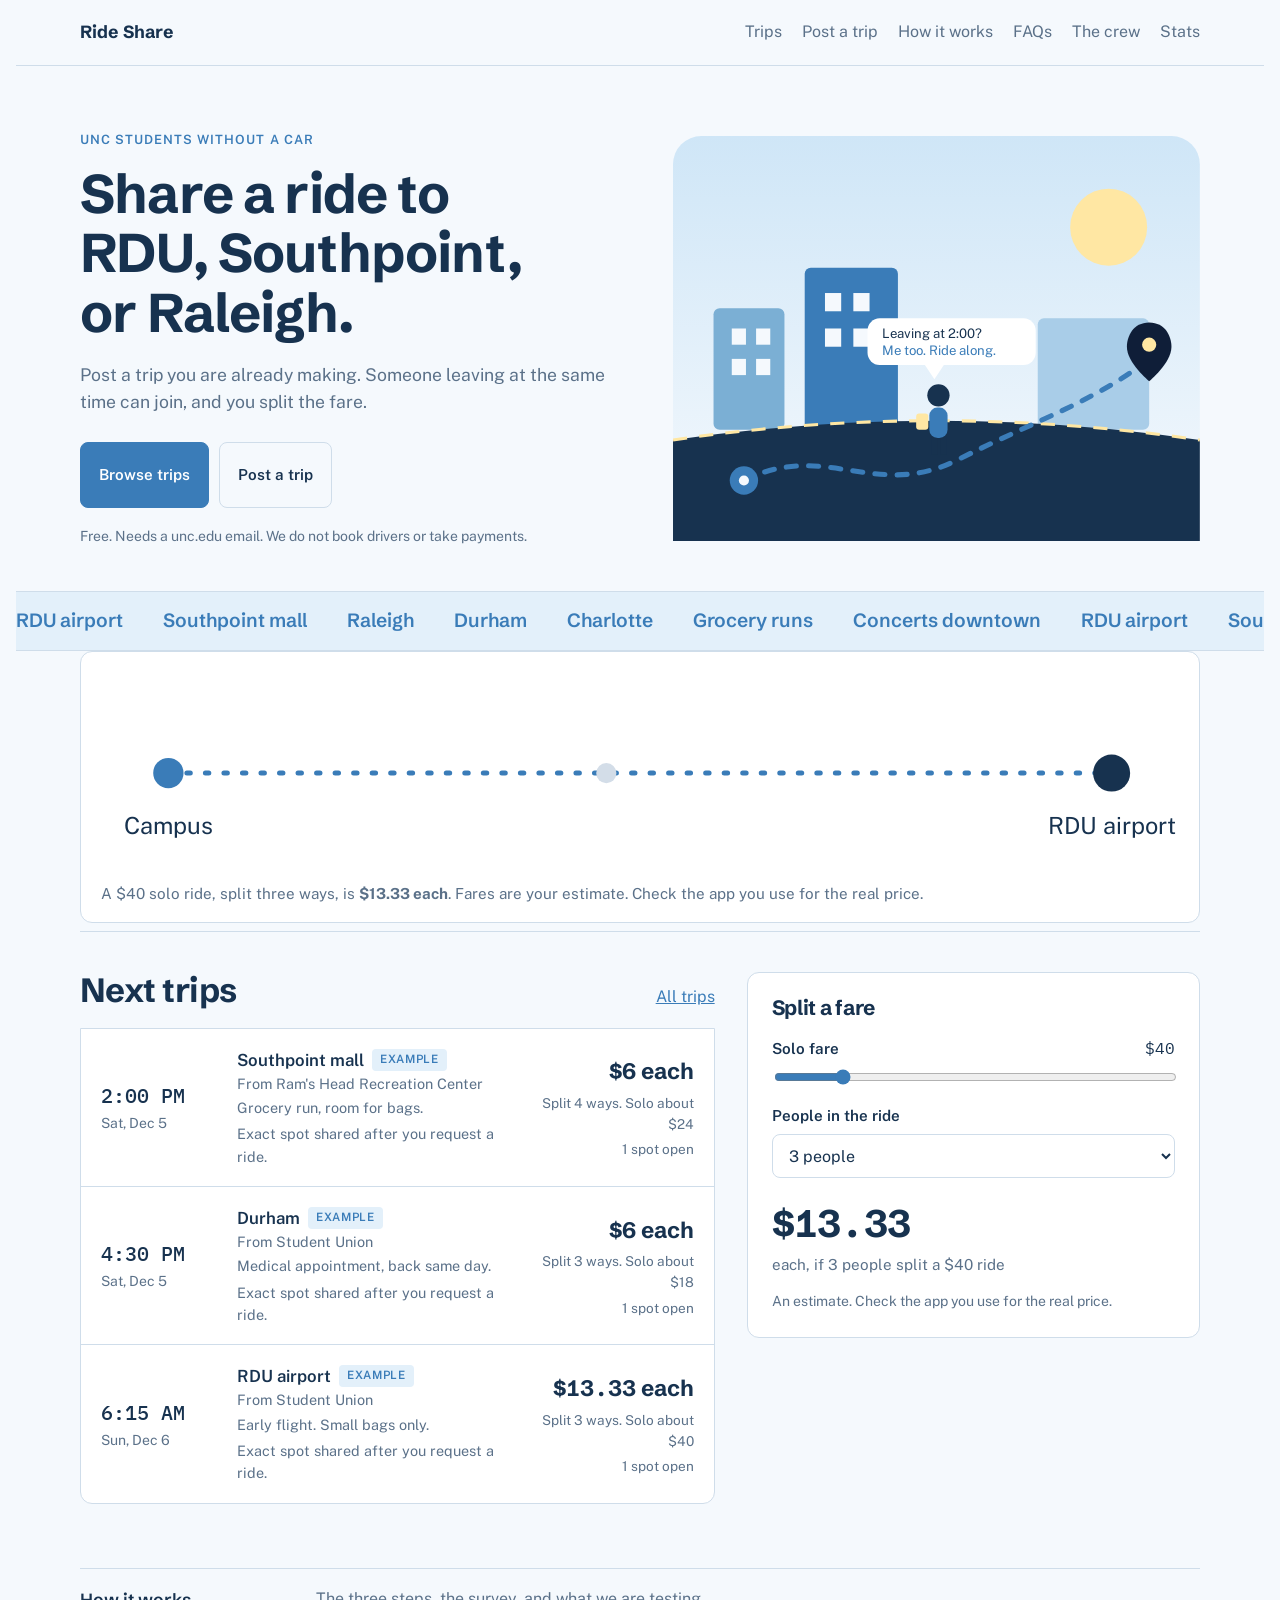
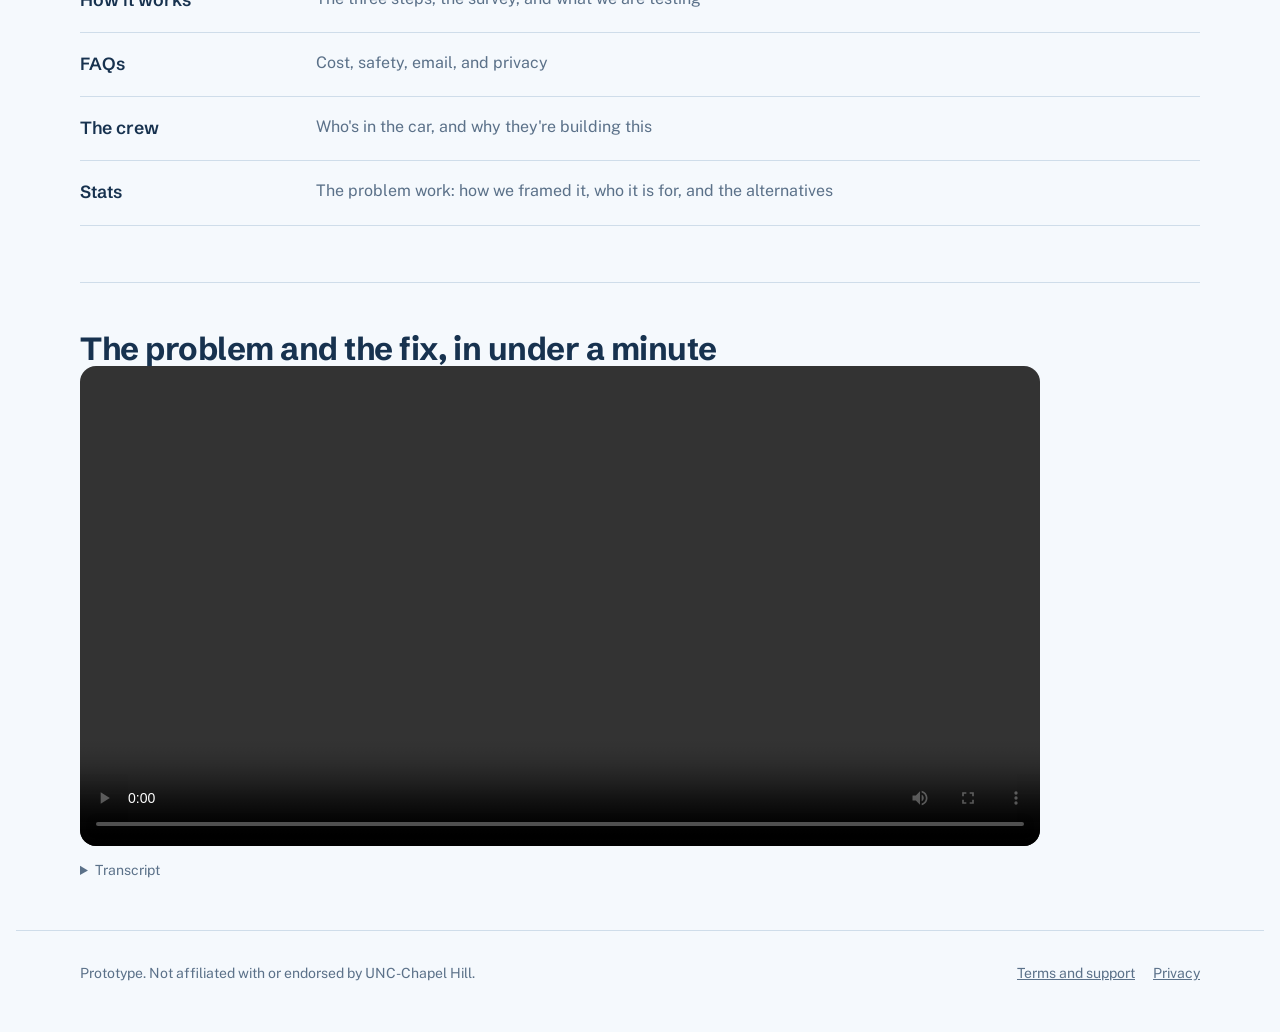
<file: index.html>
<!doctype html>
<html lang="en">
<head>
  <meta charset="utf-8">
  <meta name="viewport" content="width=device-width, initial-scale=1, viewport-fit=cover">
  <meta name="claude:viewport-fit-sides" content="cover">
  <meta name="description" content="Ride Share helps UNC students without cars find someone leaving at the same time, and split one fare.">
  <title>Ride Share</title>
  <link rel="stylesheet" href="https://fonts.googleapis.com/css2?family=IBM+Plex+Mono:wght@500&family=Public+Sans:wght@400;500;600&family=Schibsted+Grotesk:wght@600;700&display=swap">
  <link rel="stylesheet" href="styles.css">
</head>
<body>

<a class="skip" href="#main">Skip to content</a>

<header class="top">
  <div class="wrap bar">
    <a class="brand" href="index.html" aria-current="page">Ride Share</a>
    <nav aria-label="Main">
      <a href="trips.html">Trips</a>
      <a href="post.html">Post a trip</a>
      <a href="how.html">How it works</a>
      <a href="faq.html">FAQs</a>
      <a href="founders.html">The crew</a>
      <a href="stats.html">Stats</a>
    </nav>
  </div>
</header>

<main id="main">

  <section class="wrap home-hero home-hero-split" aria-labelledby="hero-title">
    <div>
      <p class="eyebrow">UNC students without a car</p>
      <h1 id="hero-title">Share a ride to RDU, Southpoint, or Raleigh.</h1>
      <p class="lede">Post a trip you are already making. Someone leaving at the same time can join, and you split the fare.</p>
      <div class="actions">
        <a class="btn" href="trips.html">Browse trips</a>
        <a class="btn ghost" href="post.html">Post a trip</a>
      </div>
      <p class="fine">Free. Needs a unc.edu email. We do not book drivers or take payments.</p>
    </div>

    <div class="hero-art" aria-hidden="true">
      <svg viewBox="0 0 520 400" role="img">
        <defs>
          <linearGradient id="sky" x1="0" y1="0" x2="0" y2="1">
            <stop offset="0" stop-color="#CFE6F7"/>
            <stop offset="1" stop-color="#F5F9FD"/>
          </linearGradient>
        </defs>
        <rect width="520" height="400" rx="28" fill="url(#sky)"/>
        <circle cx="430" cy="90" r="38" fill="#FFE7A3"/>
        <rect x="40" y="170" width="70" height="120" rx="6" fill="#7BAFD4"/>
        <rect x="58" y="190" width="14" height="16" fill="#F5F9FD"/>
        <rect x="82" y="190" width="14" height="16" fill="#F5F9FD"/>
        <rect x="58" y="220" width="14" height="16" fill="#F5F9FD"/>
        <rect x="82" y="220" width="14" height="16" fill="#F5F9FD"/>
        <rect x="130" y="130" width="92" height="160" rx="6" fill="#3A7CB8"/>
        <rect x="150" y="155" width="16" height="18" fill="#F5F9FD"/>
        <rect x="178" y="155" width="16" height="18" fill="#F5F9FD"/>
        <rect x="150" y="190" width="16" height="18" fill="#F5F9FD"/>
        <rect x="178" y="190" width="16" height="18" fill="#F5F9FD"/>
        <rect x="360" y="180" width="110" height="110" rx="6" fill="#A9CDE8"/>
        <path d="M0 300 Q 260 262 520 300 L520 400 L0 400 Z" fill="#17324F"/>
        <path d="M0 300 Q 260 262 520 300" stroke="#FFE7A3" stroke-width="3" fill="none" stroke-dasharray="14 12"/>
        <path class="route-line" d="M70 340 C 150 300, 200 360, 280 320 S 420 260, 470 220" fill="none" stroke="#3A7CB8" stroke-width="5" stroke-linecap="round" stroke-dasharray="10 12"/>
        <g transform="translate(70 340)">
          <circle r="14" fill="#3A7CB8"/><circle r="5" fill="#F5F9FD"/>
        </g>
        <g class="pin-pop" transform="translate(470 220)">
          <path d="M0 -36 C 16 -36, 22 -22, 22 -12 C 22 4, 0 22, 0 22 C 0 22, -22 4, -22 -12 C -22 -22, -16 -36, 0 -36 Z" fill="#0F1E38"/>
          <circle cy="-14" r="7" fill="#FFE7A3"/>
        </g>
        <g transform="translate(262 286)">
          <circle cx="0" cy="-30" r="11" fill="#17324F"/>
          <rect x="-9" y="-18" width="18" height="30" rx="8" fill="#3A7CB8"/>
          <rect x="-22" y="-12" width="12" height="16" rx="3" fill="#FFE7A3"/>
          <rect x="-7" y="12" width="6" height="16" fill="#17324F"/>
          <rect x="2" y="12" width="6" height="16" fill="#17324F"/>
        </g>
        <g transform="translate(192 180)">
          <rect x="0" y="0" width="166" height="46" rx="12" fill="#FFFFFF"/>
          <path d="M56 45 L66 60 L76 45 Z" fill="#FFFFFF"/>
          <text x="14" y="19" font-family="Public Sans, Arial, sans-serif" font-size="13" fill="#17324F">Leaving at 2:00?</text>
          <text x="14" y="36" font-family="Public Sans, Arial, sans-serif" font-size="13" fill="#3A7CB8">Me too. Ride along.</text>
        </g>
      </svg>
    </div>
  </section>

  <div class="marquee" aria-hidden="true">
    <div class="marquee-track">
      <span>RDU airport</span><span>Southpoint mall</span><span>Raleigh</span><span>Durham</span><span>Charlotte</span><span>Grocery runs</span><span>Concerts downtown</span>
      <span>RDU airport</span><span>Southpoint mall</span><span>Raleigh</span><span>Durham</span><span>Charlotte</span><span>Grocery runs</span><span>Concerts downtown</span>
    </div>
  </div>

  <section class="wrap example" aria-labelledby="example-title">
    <h2 id="example-title" class="sr-only">Example</h2>
    <figure class="route-fig">
      <svg viewBox="0 0 640 120" role="img" aria-label="A route from campus to RDU airport with three riders">
        <line x1="40" y1="60" x2="600" y2="60" stroke="#3A7CB8" stroke-width="3" stroke-dasharray="2 9" stroke-linecap="round"/>
        <circle cx="40" cy="60" r="9" fill="#3A7CB8"/>
        <circle cx="300" cy="60" r="6" fill="#D3DDE8"/>
        <circle cx="600" cy="60" r="11" fill="#17324F"/>
        <text x="40" y="96" text-anchor="middle" font-family="Public Sans, Arial, sans-serif" font-size="14" fill="#17324F">Campus</text>
        <text x="600" y="96" text-anchor="middle" font-family="Public Sans, Arial, sans-serif" font-size="14" fill="#17324F">RDU airport</text>
      </svg>
      <figcaption>
        A $40 solo ride, split three ways, is <strong>$13.33 each</strong>. Fares are your estimate. Check the app you use for the real price.
      </figcaption>
    </figure>
  </section>

  <section class="wrap split-row" aria-labelledby="next-title">
    <div>
      <div class="section-head">
        <h2 id="next-title">Next trips</h2>
        <a href="trips.html">All trips</a>
      </div>
      <ul class="board" id="preview-list" aria-labelledby="next-title"></ul>
    </div>

    <form class="calc" id="calc" aria-labelledby="calc-title">
      <h2 id="calc-title">Split a fare</h2>
      <div class="field">
        <div class="calc-row">
          <label for="fare">Solo fare</label>
          <output id="fare-out" class="mono" for="fare">$40</output>
        </div>
        <input type="range" id="fare" min="10" max="200" step="5" value="40">
      </div>
      <div class="field">
        <label for="riders">People in the ride</label>
        <select id="riders">
          <option value="2">2 people</option>
          <option value="3" selected>3 people</option>
          <option value="4">4 people</option>
        </select>
      </div>
      <p class="calc-result" id="calc-out" aria-live="polite"></p>
      <p class="fine">An estimate. Check the app you use for the real price.</p>
    </form>
  </section>

  <section class="wrap index-links" aria-label="More pages">
    <a href="how.html"><span>How it works</span> The three steps, the survey, and what we are testing</a>
    <a href="faq.html"><span>FAQs</span> Cost, safety, email, and privacy</a>
    <a href="founders.html"><span>The crew</span> Who's in the car, and why they're building this</a>
    <a href="stats.html"><span>Stats</span> The problem work: how we framed it, who it is for, and the alternatives</a>
  </section>

  <section class="wrap band" aria-labelledby="video-title">
    <h2 id="video-title" class="sec-title">The problem and the fix, in under a minute</h2>
    <video controls playsinline preload="metadata" src="media/ride-share-pitch.mp4" style="width:100%;max-width:960px;border-radius:16px;display:block" aria-describedby="video-transcript"></video>
    <details id="video-transcript" class="fine" style="margin-top:14px">
      <summary>Transcript</summary>
      <p>Ride Share. A place for UNC students to find a ride, and split the fare.</p><p>Picture a flight home. A solo rideshare costs forty-eight dollars. Other students are heading to the same airport that day, and nobody knows.</p><p>Right now, those students are stuck in group chats, where plans get buried, or nobody posts at all.</p><p>Ride Share puts trips on one board. Each trip shows a time, a place, and an estimated fare. You can see who is leaving around the same time.</p><p>Request a seat, and the exact pickup spot appears. Split the fare, and each rider pays about sixteen dollars.</p><p>Ride Share. Split the fare. Find your ride.</p>
    </details>
  </section>
</main>

<footer>
  <div class="wrap foot">
    <p>Prototype. Not affiliated with or endorsed by UNC-Chapel Hill.</p>
    <nav aria-label="Footer">
      <a href="faq.html#terms">Terms and support</a>
      <a href="faq.html#privacy">Privacy</a>
    </nav>
  </div>
</footer>

<script src="app.js"></script>
</body>
</html>
</file>
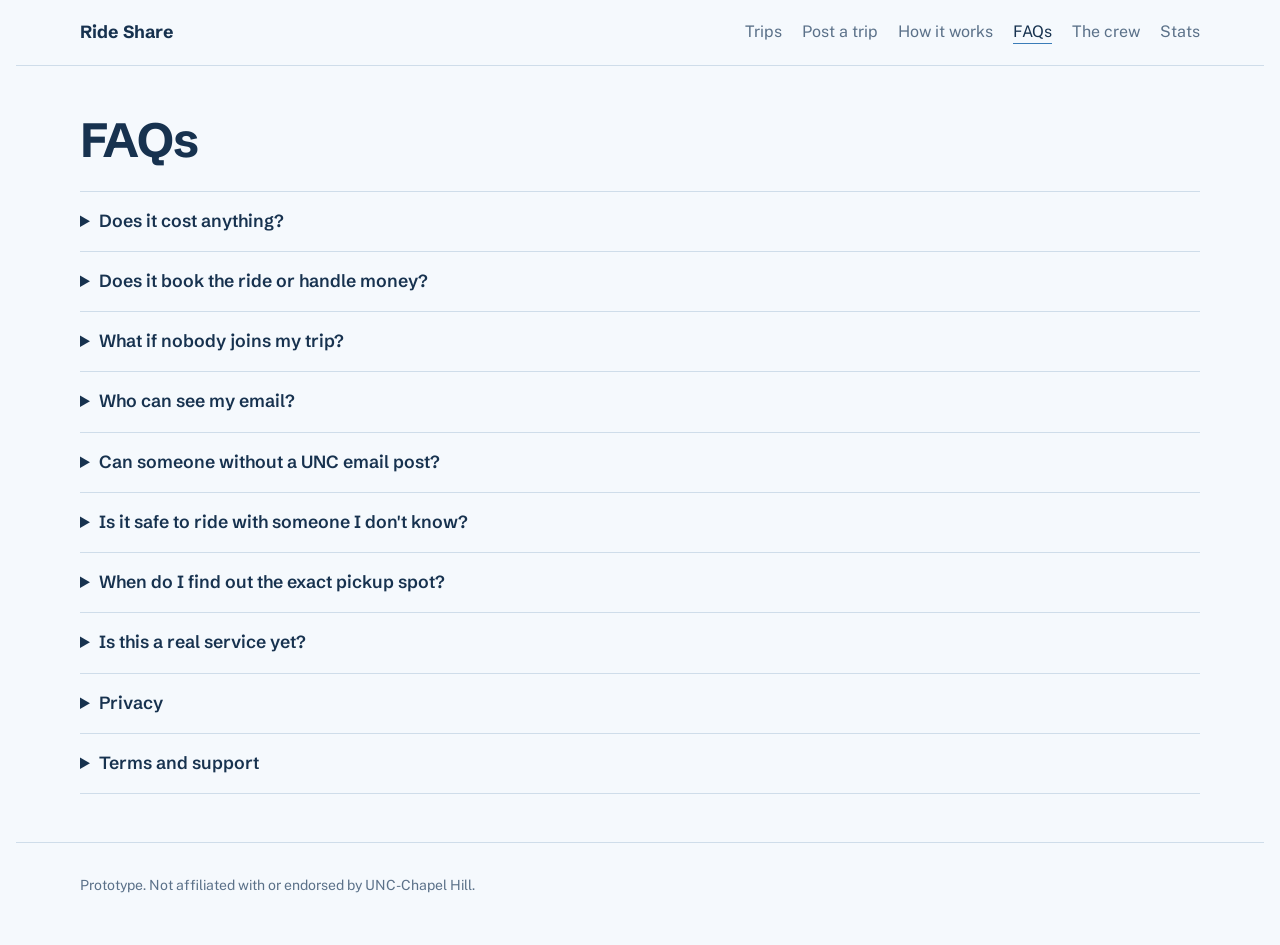
<file: faq.html>
<!doctype html>
<html lang="en">
<head>
  <meta charset="utf-8">
  <meta name="viewport" content="width=device-width, initial-scale=1, viewport-fit=cover">
  <title>FAQs | Ride Share</title>
  <link rel="stylesheet" href="https://fonts.googleapis.com/css2?family=IBM+Plex+Mono:wght@500&family=Public+Sans:wght@400;500;600&family=Schibsted+Grotesk:wght@600;700&display=swap">
  <link rel="stylesheet" href="styles.css">
</head>
<body>

<a class="skip" href="#main">Skip to content</a>

<header class="top">
  <div class="wrap bar">
    <a class="brand" href="index.html">Ride Share</a>
    <nav aria-label="Main">
      <a href="trips.html">Trips</a>
      <a href="post.html">Post a trip</a>
      <a href="how.html">How it works</a>
      <a href="faq.html" aria-current="page">FAQs</a>
      <a href="founders.html">The crew</a>
      <a href="stats.html">Stats</a>
    </nav>
  </div>
</header>

<main id="main">
  <section class="wrap band" aria-labelledby="faq-title" style="border-top:0; padding-top:48px">
    <h1 id="faq-title" style="font-size:clamp(2rem,4.5vw,3rem)">FAQs</h1>
    <div class="faq" style="margin-top:24px">
      <details>
        <summary>Does it cost anything?</summary>
        <p>No. The site is free. The only cost is the ride itself, which the group splits.</p>
      </details>
      <details>
        <summary>Does it book the ride or handle money?</summary>
        <p>No. It does not provide drivers, rides, or payments. One person books the ride in their own app, and everyone pays their share directly.</p>
      </details>
      <details>
        <summary>What if nobody joins my trip?</summary>
        <p>Take the ride alone or change your plans. Nothing is charged or cancelled automatically.</p>
      </details>
      <details>
        <summary>Who can see my email?</summary>
        <p>This prototype does not store or show your email. It only checks that the domain ends in unc.edu.</p>
      </details>
      <details>
        <summary>Can someone without a UNC email post?</summary>
        <p>Not in this version. The domain check is the only verification built so far, so it does not confirm who is behind an address.</p>
      </details>
      <details>
        <summary>Is it safe to ride with someone I don't know?</summary>
        <p>Meet at the pickup spot you picked, tell a friend the trip details, and skip any ride that feels wrong.</p>
      </details>
      <details>
        <summary>When do I find out the exact pickup spot?</summary>
        <p>After you send a ride-along request, the exact spot shows on that trip. Before that, you see only the general area, such as Student Union or Franklin Street.</p>
      </details>
      <details>
        <summary>Is this a real service yet?</summary>
        <p>It is a prototype. Trips and requests save only on the device you use them on.</p>
      </details>
      <details id="privacy">
        <summary>Privacy</summary>
        <p>Trips and requests are saved in your browser's local storage. Nothing is sent to a server in this version. Your email is checked for the unc.edu domain and is not stored or shown.</p>
      </details>
      <details id="terms">
        <summary>Terms and support</summary>
        <p>This is a student prototype with no warranty. Meet in a public place, share your plans with someone, and pay your share directly. There is no support inbox yet.</p>
      </details>
    </div>
  </section>
</main>

<footer>
  <div class="wrap">Prototype. Not affiliated with or endorsed by UNC-Chapel Hill.</div>
</footer>

<script src="app.js"></script>
</body>
</html>
</file>
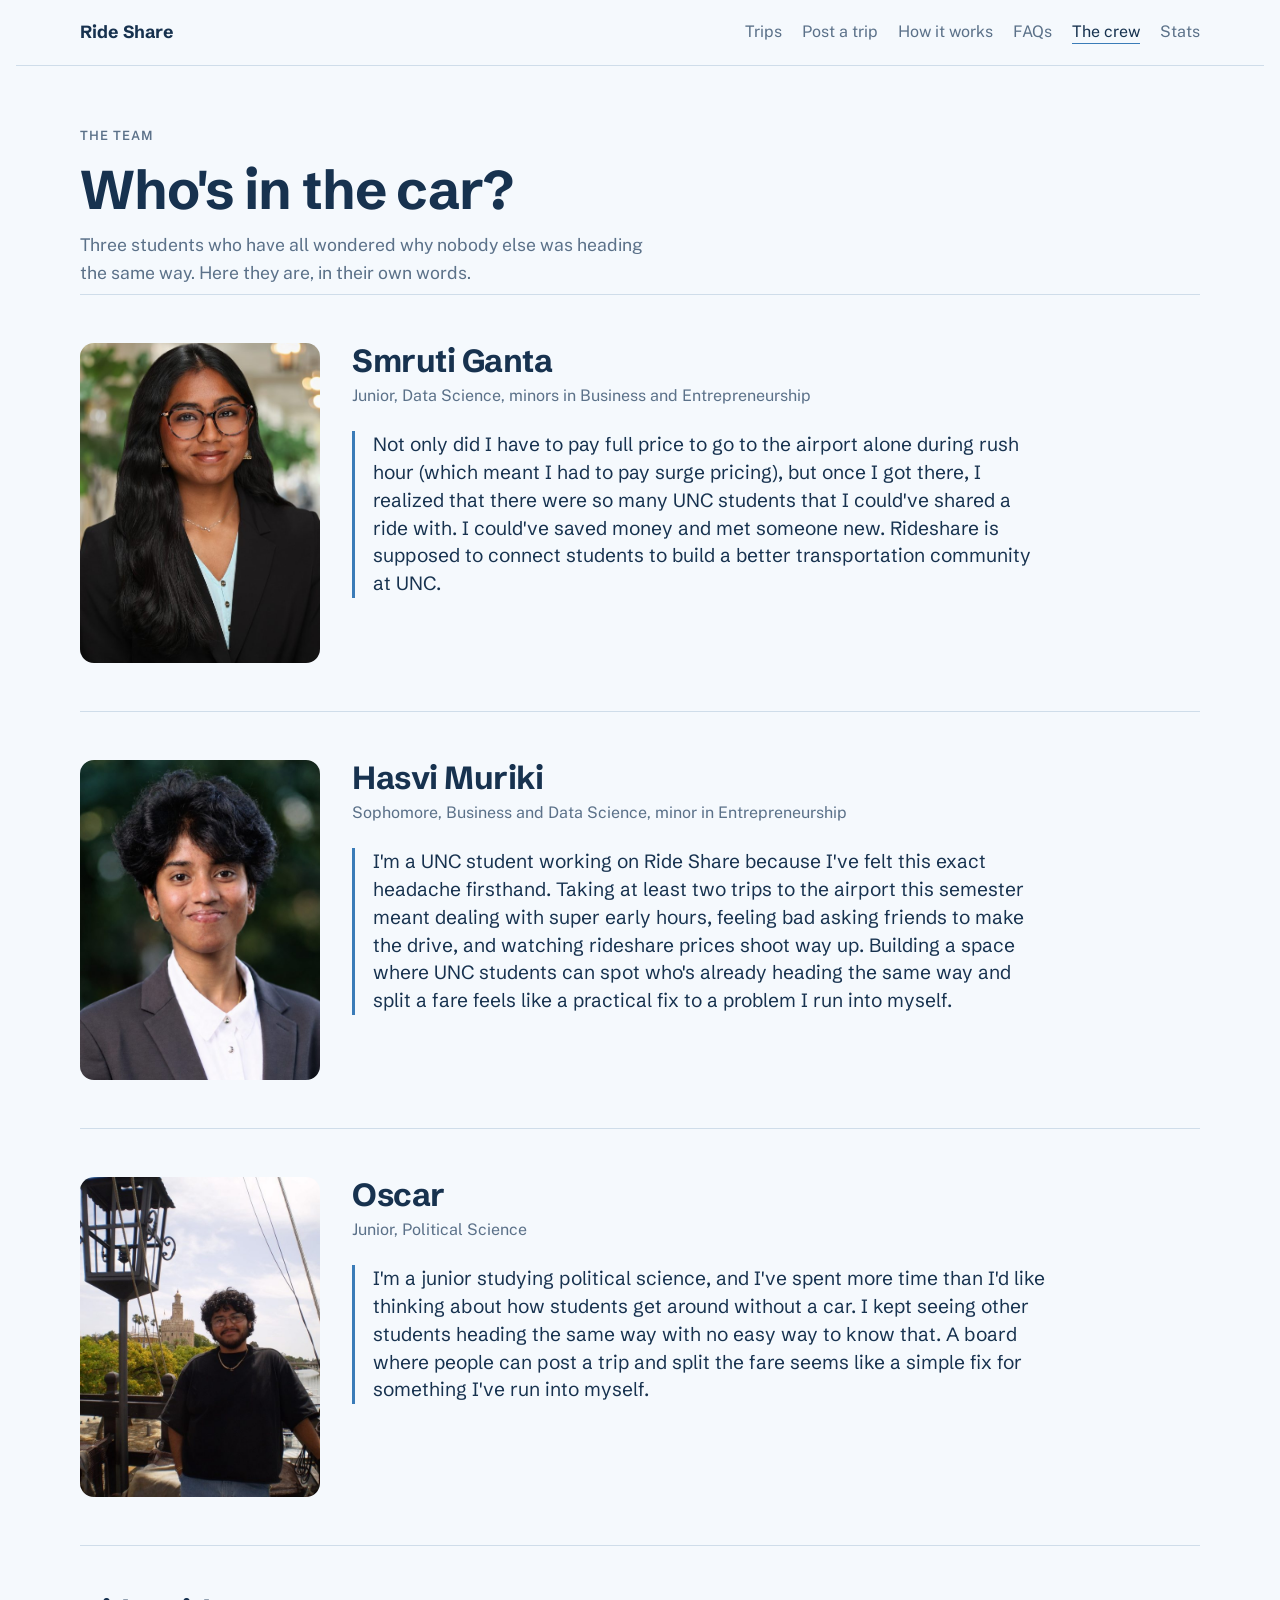
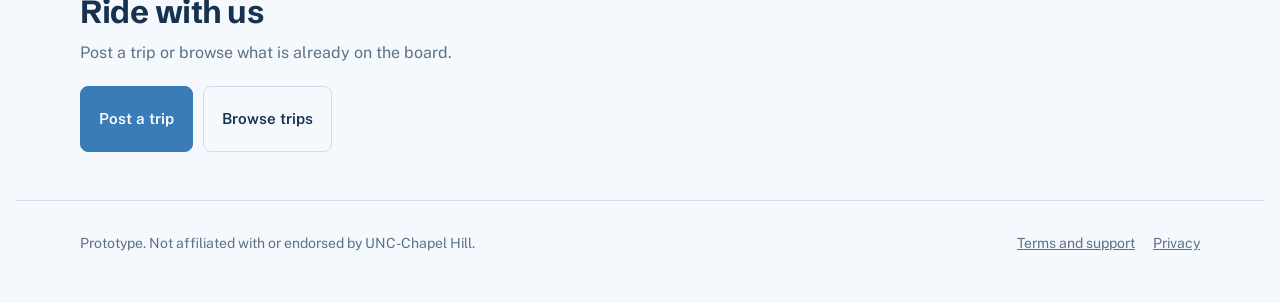
<file: founders.html>
<!doctype html>
<html lang="en">
<head>
  <meta charset="utf-8">
  <meta name="viewport" content="width=device-width, initial-scale=1, viewport-fit=cover">
  <meta name="claude:viewport-fit-sides" content="cover">
  <title>Who's in the car? | Ride Share</title>
  <link rel="stylesheet" href="https://fonts.googleapis.com/css2?family=IBM+Plex+Mono:wght@500&family=Public+Sans:wght@400;500;600&family=Schibsted+Grotesk:wght@600;700&display=swap">
  <link rel="stylesheet" href="styles.css">
</head>
<body>

<a class="skip" href="#main">Skip to content</a>

<header class="top">
  <div class="wrap bar">
    <a class="brand" href="index.html">Ride Share</a>
    <nav aria-label="Main">
      <a href="trips.html">Trips</a>
      <a href="post.html">Post a trip</a>
      <a href="how.html">How it works</a>
      <a href="faq.html">FAQs</a>
      <a href="founders.html" aria-current="page">The crew</a>
      <a href="stats.html">Stats</a>
    </nav>
  </div>
</header>

<main id="main">

  <section class="wrap page-head">
    <p class="eyebrow">The team</p>
    <h1>Who's in the car?</h1>
    <p class="lede">Three students who have all wondered why nobody else was heading the same way. Here they are, in their own words.</p>
  </section>

  <section class="wrap band" aria-labelledby="smruti-title">
    <article class="founder">
      <figure class="portrait">
        <img src="img/founder-1.jpg" width="533" height="800" alt="Smruti Ganta, in a black blazer and light blue top">
      </figure>
      <div class="story">
        <h2 id="smruti-title">Smruti Ganta</h2>
        <p class="meta">Junior, Data Science, minors in Business and Entrepreneurship</p>
        <blockquote>
          Not only did I have to pay full price to go to the airport alone during rush hour (which meant I had to pay surge pricing), but once I got there, I realized that there were so many UNC students that I could've shared a ride with. I could've saved money and met someone new. Rideshare is supposed to connect students to build a better transportation community at UNC.
        </blockquote>
      </div>
    </article>
  </section>

  <section class="wrap band" aria-labelledby="hasvi-title">
    <article class="founder">
      <figure class="portrait">
        <img src="img/founder-2.jpg" width="800" height="800" alt="Hasvi Muriki, in a grey blazer and white collar">
      </figure>
      <div class="story">
        <h2 id="hasvi-title">Hasvi Muriki</h2>
        <p class="meta">Sophomore, Business and Data Science, minor in Entrepreneurship</p>
        <blockquote>
          I'm a UNC student working on Ride Share because I've felt this exact headache firsthand. Taking at least two trips to the airport this semester meant dealing with super early hours, feeling bad asking friends to make the drive, and watching rideshare prices shoot way up. Building a space where UNC students can spot who's already heading the same way and split a fare feels like a practical fix to a problem I run into myself.
        </blockquote>
      </div>
    </article>
  </section>

  <section class="wrap band" aria-labelledby="t2-title">
    <article class="founder">
      <figure class="portrait">
        <img src="img/founder-3.jpg" width="600" height="800" alt="Oscar, standing by a lantern and a harbor">
      </figure>
      <div class="story">
        <h2 id="t2-title">Oscar</h2>
        <p class="meta">Junior, Political Science</p>
        <blockquote>
          I'm a junior studying political science, and I've spent more time than I'd like thinking about how students get around without a car. I kept seeing other students heading the same way with no easy way to know that. A board where people can post a trip and split the fare seems like a simple fix for something I've run into myself.
        </blockquote>
      </div>
    </article>
  </section>

  <section class="wrap band closing" aria-labelledby="close-title">
    <h2 id="close-title" class="sec-title">Ride with us</h2>
    <p class="lede-sm">Post a trip or browse what is already on the board.</p>
    <div class="actions">
      <a class="btn" href="post.html">Post a trip</a>
      <a class="btn ghost" href="trips.html">Browse trips</a>
    </div>
  </section>

</main>

<footer>
  <div class="wrap foot">
    <p>Prototype. Not affiliated with or endorsed by UNC-Chapel Hill.</p>
    <nav aria-label="Footer">
      <a href="faq.html#terms">Terms and support</a>
      <a href="faq.html#privacy">Privacy</a>
    </nav>
  </div>
</footer>

<script src="app.js"></script>
</body>
</html>
</file>
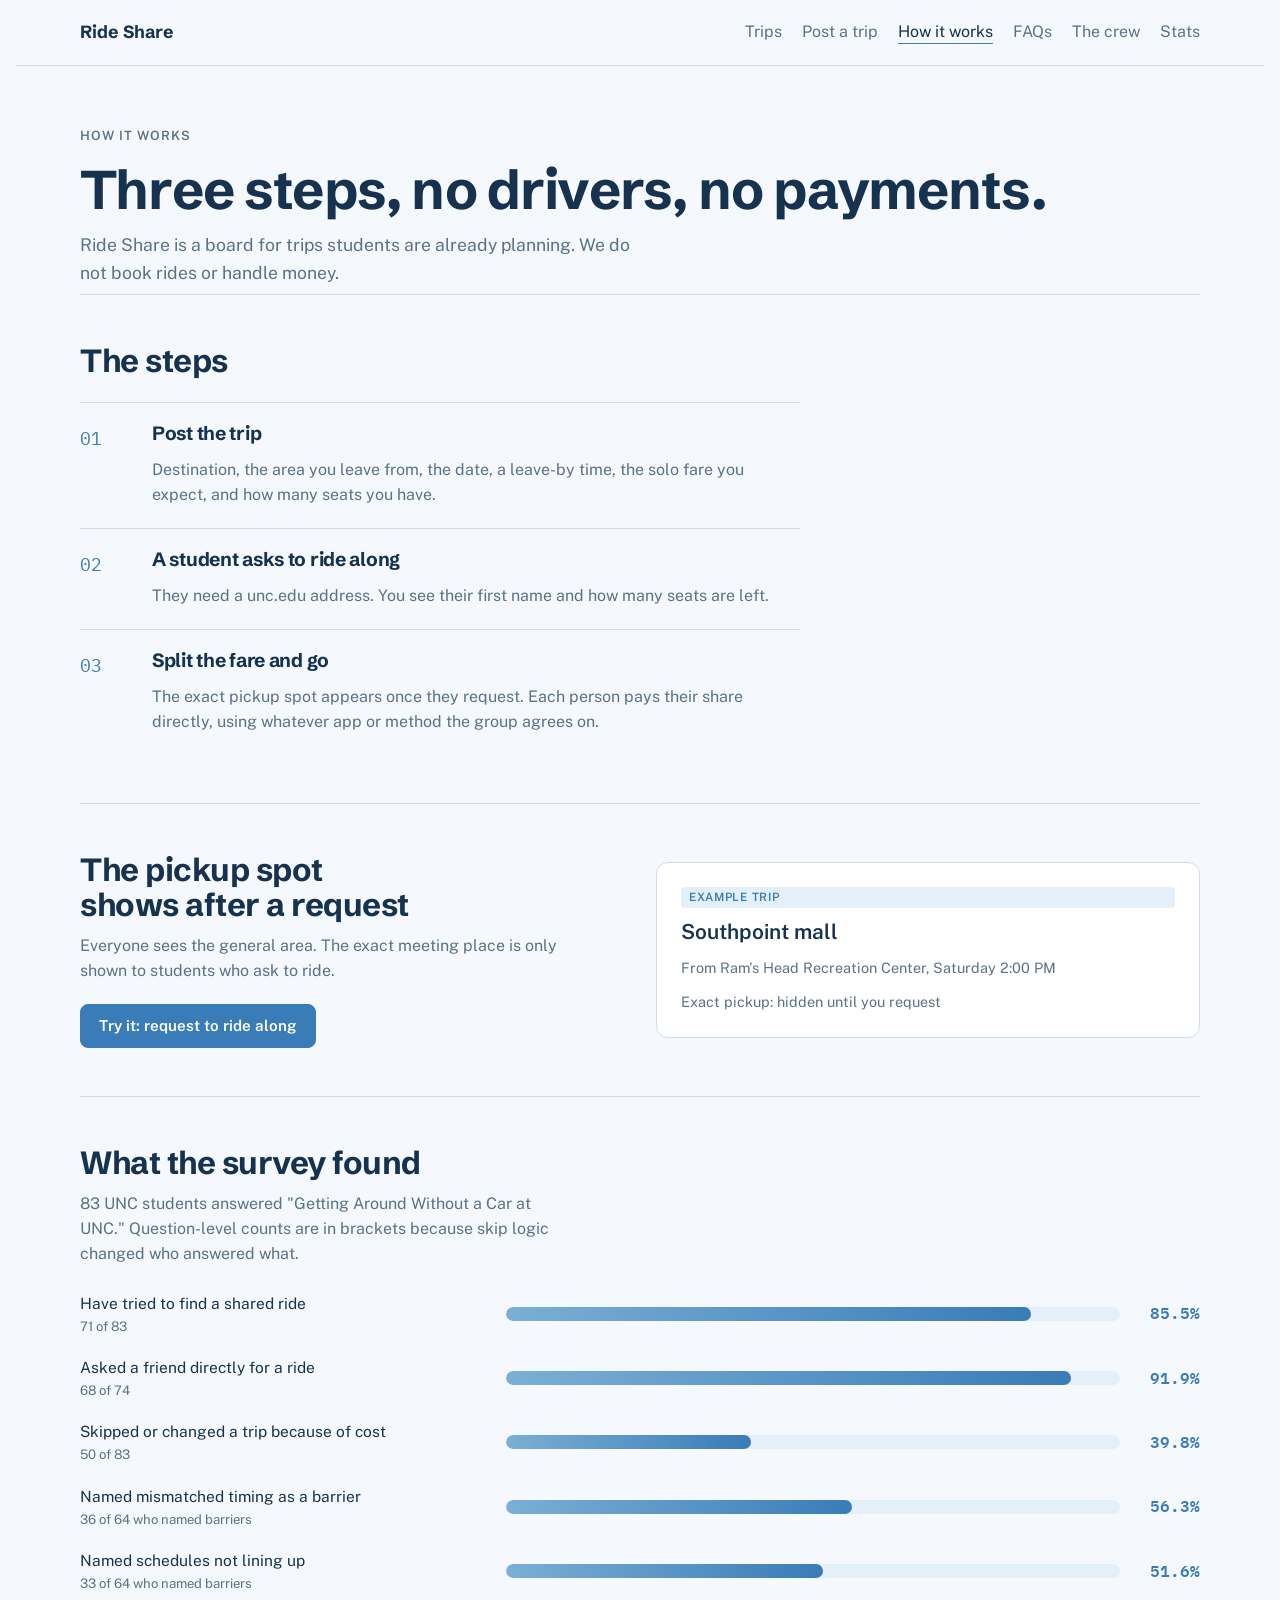
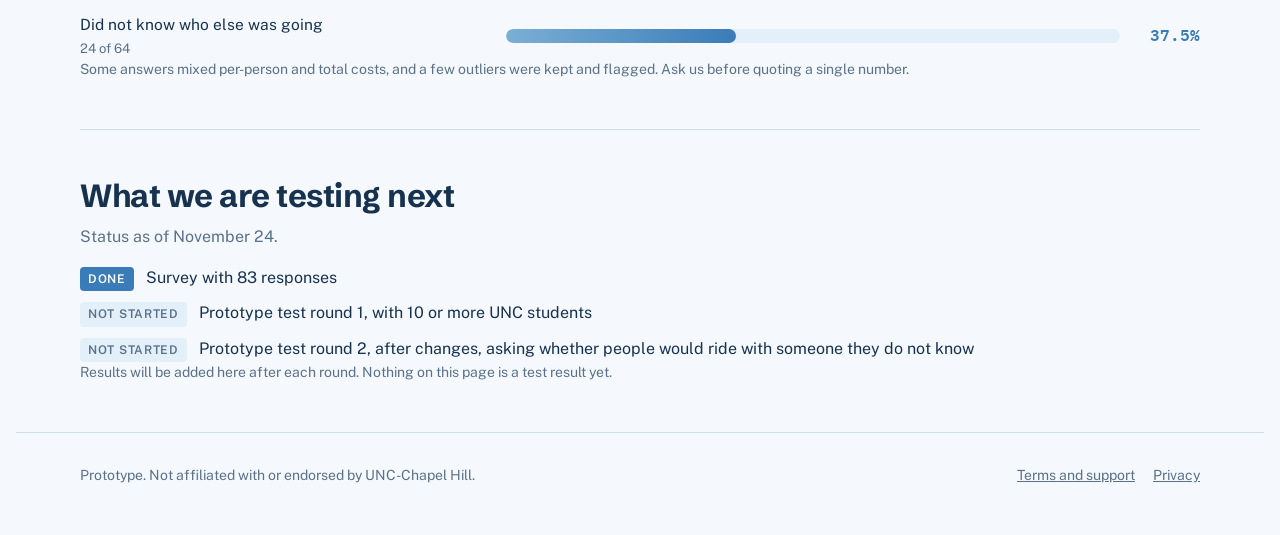
<file: how.html>
<!doctype html>
<html lang="en">
<head>
  <meta charset="utf-8">
  <meta name="viewport" content="width=device-width, initial-scale=1, viewport-fit=cover">
  <meta name="claude:viewport-fit-sides" content="cover">
  <title>How Ride Share works</title>
  <link rel="stylesheet" href="https://fonts.googleapis.com/css2?family=IBM+Plex+Mono:wght@500&family=Public+Sans:wght@400;500;600&family=Schibsted+Grotesk:wght@600;700&display=swap">
  <link rel="stylesheet" href="styles.css">
</head>
<body>

<a class="skip" href="#main">Skip to content</a>

<header class="top">
  <div class="wrap bar">
    <a class="brand" href="index.html">Ride Share</a>
    <nav aria-label="Main">
      <a href="trips.html">Trips</a>
      <a href="post.html">Post a trip</a>
      <a href="how.html" aria-current="page">How it works</a>
      <a href="faq.html">FAQs</a>
      <a href="founders.html">The crew</a>
      <a href="stats.html">Stats</a>
    </nav>
  </div>
</header>

<main id="main">

  <section class="wrap page-head">
    <p class="eyebrow">How it works</p>
    <h1>Three steps, no drivers, no payments.</h1>
    <p class="lede">Ride Share is a board for trips students are already planning. We do not book rides or handle money.</p>
  </section>

  <section class="wrap band" aria-labelledby="steps-title">
    <h2 id="steps-title" class="sec-title">The steps</h2>
    <ol class="steps-plain">
      <li>
        <h3>Post the trip</h3>
        <p>Destination, the area you leave from, the date, a leave-by time, the solo fare you expect, and how many seats you have.</p>
      </li>
      <li>
        <h3>A student asks to ride along</h3>
        <p>They need a unc.edu address. You see their first name and how many seats are left.</p>
      </li>
      <li>
        <h3>Split the fare and go</h3>
        <p>The exact pickup spot appears once they request. Each person pays their share directly, using whatever app or method the group agrees on.</p>
      </li>
    </ol>
  </section>

  <section class="wrap band reveal-split" aria-labelledby="reveal-title">
    <div>
      <h2 id="reveal-title" class="sec-title">The pickup spot shows after a request</h2>
      <p class="lede-sm">Everyone sees the general area. The exact meeting place is only shown to students who ask to ride.</p>
      <button id="reveal-btn" class="btn" type="button" aria-expanded="false" aria-controls="reveal-out">Try it: request to ride along</button>
    </div>
    <div class="reveal-card" id="reveal-out" aria-live="polite">
      <p class="tag">Example trip</p>
      <p class="dest">Southpoint mall</p>
      <p class="from">From Ram's Head Recreation Center, Saturday 2:00 PM</p>
      <p class="meet muted" id="reveal-meet">Exact pickup: hidden until you request</p>
    </div>
  </section>

  <section class="wrap band" aria-labelledby="survey-title">
    <h2 id="survey-title" class="sec-title">What the survey found</h2>
    <p class="lede-sm">83 UNC students answered "Getting Around Without a Car at UNC." Question-level counts are in brackets because skip logic changed who answered what.</p>
    <ul class="bars" aria-label="Survey results, percent of respondents">
      <li><span class="bar-label">Have tried to find a shared ride <small>71 of 83</small></span><span class="bar-track"><span class="bar-fill" style="--w: 85.5%"></span></span><span class="bar-val mono">85.5%</span></li>
      <li><span class="bar-label">Asked a friend directly for a ride <small>68 of 74</small></span><span class="bar-track"><span class="bar-fill" style="--w: 91.9%"></span></span><span class="bar-val mono">91.9%</span></li>
      <li><span class="bar-label">Skipped or changed a trip because of cost <small>50 of 83</small></span><span class="bar-track"><span class="bar-fill" style="--w: 39.8%"></span></span><span class="bar-val mono">39.8%</span></li>
      <li><span class="bar-label">Named mismatched timing as a barrier <small>36 of 64 who named barriers</small></span><span class="bar-track"><span class="bar-fill" style="--w: 56.3%"></span></span><span class="bar-val mono">56.3%</span></li>
      <li><span class="bar-label">Named schedules not lining up <small>33 of 64 who named barriers</small></span><span class="bar-track"><span class="bar-fill" style="--w: 51.6%"></span></span><span class="bar-val mono">51.6%</span></li>
      <li><span class="bar-label">Did not know who else was going <small>24 of 64</small></span><span class="bar-track"><span class="bar-fill" style="--w: 37.5%"></span></span><span class="bar-val mono">37.5%</span></li>
    </ul>
    <p class="fine">Some answers mixed per-person and total costs, and a few outliers were kept and flagged. Ask us before quoting a single number.</p>
  </section>

  <section class="wrap band" aria-labelledby="test-title">
    <h2 id="test-title" class="sec-title">What we are testing next</h2>
    <p class="lede-sm">Status as of November 24.</p>
    <ul class="status-list">
      <li><span class="state done">Done</span> Survey with 83 responses</li>
      <li><span class="state">Not started</span> Prototype test round 1, with 10 or more UNC students</li>
      <li><span class="state">Not started</span> Prototype test round 2, after changes, asking whether people would ride with someone they do not know</li>
    </ul>
    <p class="fine">Results will be added here after each round. Nothing on this page is a test result yet.</p>
  </section>

</main>

<footer>
  <div class="wrap foot">
    <p>Prototype. Not affiliated with or endorsed by UNC-Chapel Hill.</p>
    <nav aria-label="Footer">
      <a href="faq.html#terms">Terms and support</a>
      <a href="faq.html#privacy">Privacy</a>
    </nav>
  </div>
</footer>

<script src="app.js"></script>
<script>
  (function () {
    var btn = document.getElementById("reveal-btn");
    var meet = document.getElementById("reveal-meet");
    if (!btn || !meet) return;
    btn.addEventListener("click", function () {
      var open = btn.getAttribute("aria-expanded") === "true";
      btn.setAttribute("aria-expanded", String(!open));
      btn.textContent = open ? "Try it: request to ride along" : "Request sent. Reset the demo";
      meet.textContent = open ? "Exact pickup: hidden until you request" : "Exact pickup: Bus stop on South Road";
      meet.className = open ? "meet muted" : "meet";
    });
  })();
</script>
</body>
</html>
</file>
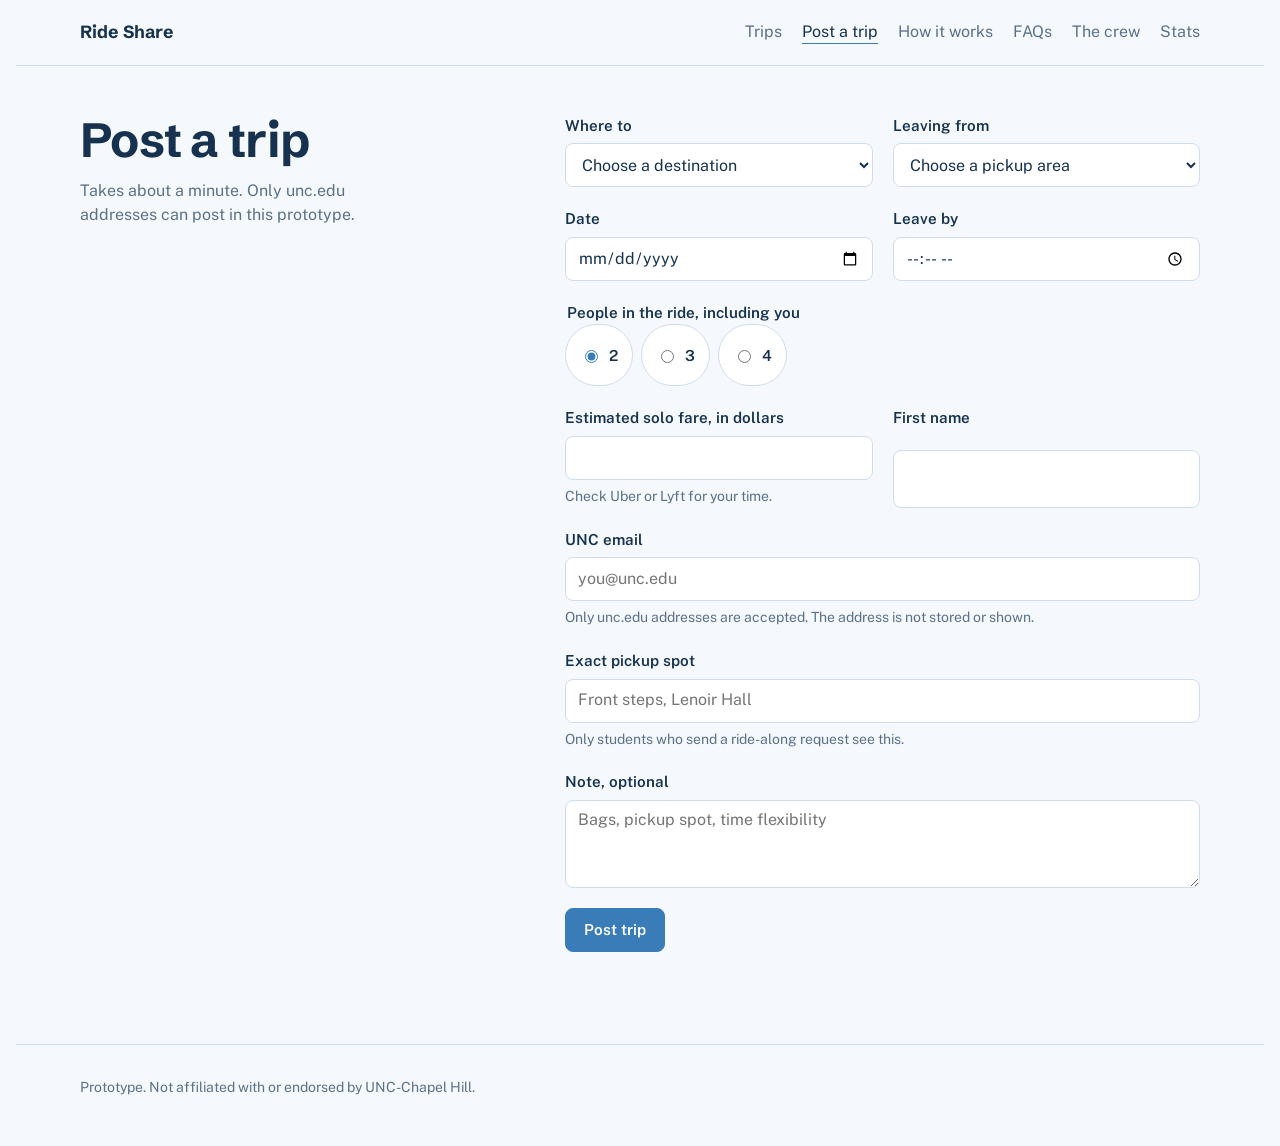
<file: post.html>
<!doctype html>
<html lang="en">
<head>
  <meta charset="utf-8">
  <meta name="viewport" content="width=device-width, initial-scale=1, viewport-fit=cover">
  <title>Post a trip | Ride Share</title>
  <link rel="stylesheet" href="https://fonts.googleapis.com/css2?family=IBM+Plex+Mono:wght@500&family=Public+Sans:wght@400;500;600&family=Schibsted+Grotesk:wght@600;700&display=swap">
  <link rel="stylesheet" href="styles.css">
</head>
<body>

<a class="skip" href="#main">Skip to content</a>

<header class="top">
  <div class="wrap bar">
    <a class="brand" href="index.html">Ride Share</a>
    <nav aria-label="Main">
      <a href="trips.html">Trips</a>
      <a href="post.html" aria-current="page">Post a trip</a>
      <a href="how.html">How it works</a>
      <a href="faq.html">FAQs</a>
      <a href="founders.html">The crew</a>
      <a href="stats.html">Stats</a>
    </nav>
  </div>
</header>

<main id="main">
  <section class="wrap band" aria-labelledby="post-title" style="border-top:0; padding-top:48px">
    <div class="post-grid">
      <div>
        <h1 id="post-title" style="font-size:clamp(2rem,4.5vw,3rem)">Post a trip</h1>
        <p class="muted">Takes about a minute. Only unc.edu addresses can post in this prototype.</p>
      </div>
      <form id="post-form" novalidate>
        <div class="two">
          <div class="field">
            <label for="to">Where to</label>
            <select id="to" required></select>
            <p class="error" id="err-to" hidden></p>
          </div>
          <div class="field">
            <label for="from">Leaving from</label>
            <select id="from" required></select>
            <p class="error" id="err-from" hidden></p>
          </div>
        </div>
        <div class="two">
          <div class="field">
            <label for="date">Date</label>
            <input type="date" id="date" required>
            <p class="error" id="err-date" hidden></p>
          </div>
          <div class="field">
            <label for="time">Leave by</label>
            <input type="time" id="time" required>
            <p class="error" id="err-time" hidden></p>
          </div>
        </div>
        <fieldset class="field">
          <legend>People in the ride, including you</legend>
          <div class="radios">
            <label><input type="radio" name="spots" value="2" checked> 2</label>
            <label><input type="radio" name="spots" value="3"> 3</label>
            <label><input type="radio" name="spots" value="4"> 4</label>
          </div>
        </fieldset>
        <div class="two">
          <div class="field">
            <label for="fare-post">Estimated solo fare, in dollars</label>
            <input type="number" id="fare-post" min="1" max="500" step="1" inputmode="numeric">
            <p class="hint">Check Uber or Lyft for your time.</p>
            <p class="error" id="err-fare" hidden></p>
          </div>
          <div class="field">
            <label for="name">First name</label>
            <input type="text" id="name" autocomplete="given-name" maxlength="40">
            <p class="error" id="err-name" hidden></p>
          </div>
        </div>
        <div class="field">
          <label for="email">UNC email</label>
          <input type="email" id="email" autocomplete="email" placeholder="you@unc.edu">
          <p class="hint">Only unc.edu addresses are accepted. The address is not stored or shown.</p>
          <p class="error" id="err-email" hidden></p>
        </div>
        <div class="field">
          <label for="meet">Exact pickup spot</label>
          <input type="text" id="meet" maxlength="120" placeholder="Front steps, Lenoir Hall">
          <p class="hint">Only students who send a ride-along request see this.</p>
          <p class="error" id="err-meet" hidden></p>
        </div>
        <div class="field">
          <label for="note">Note, optional</label>
          <textarea id="note" maxlength="140" placeholder="Bags, pickup spot, time flexibility"></textarea>
        </div>
        <div>
          <button class="btn" type="submit">Post trip</button>
        </div>
        <p id="post-status" class="status" role="status" tabindex="-1"></p>
      </form>
    </div>
  </section>
</main>

<footer>
  <div class="wrap">Prototype. Not affiliated with or endorsed by UNC-Chapel Hill.</div>
</footer>

<script src="app.js"></script>
</body>
</html>
</file>
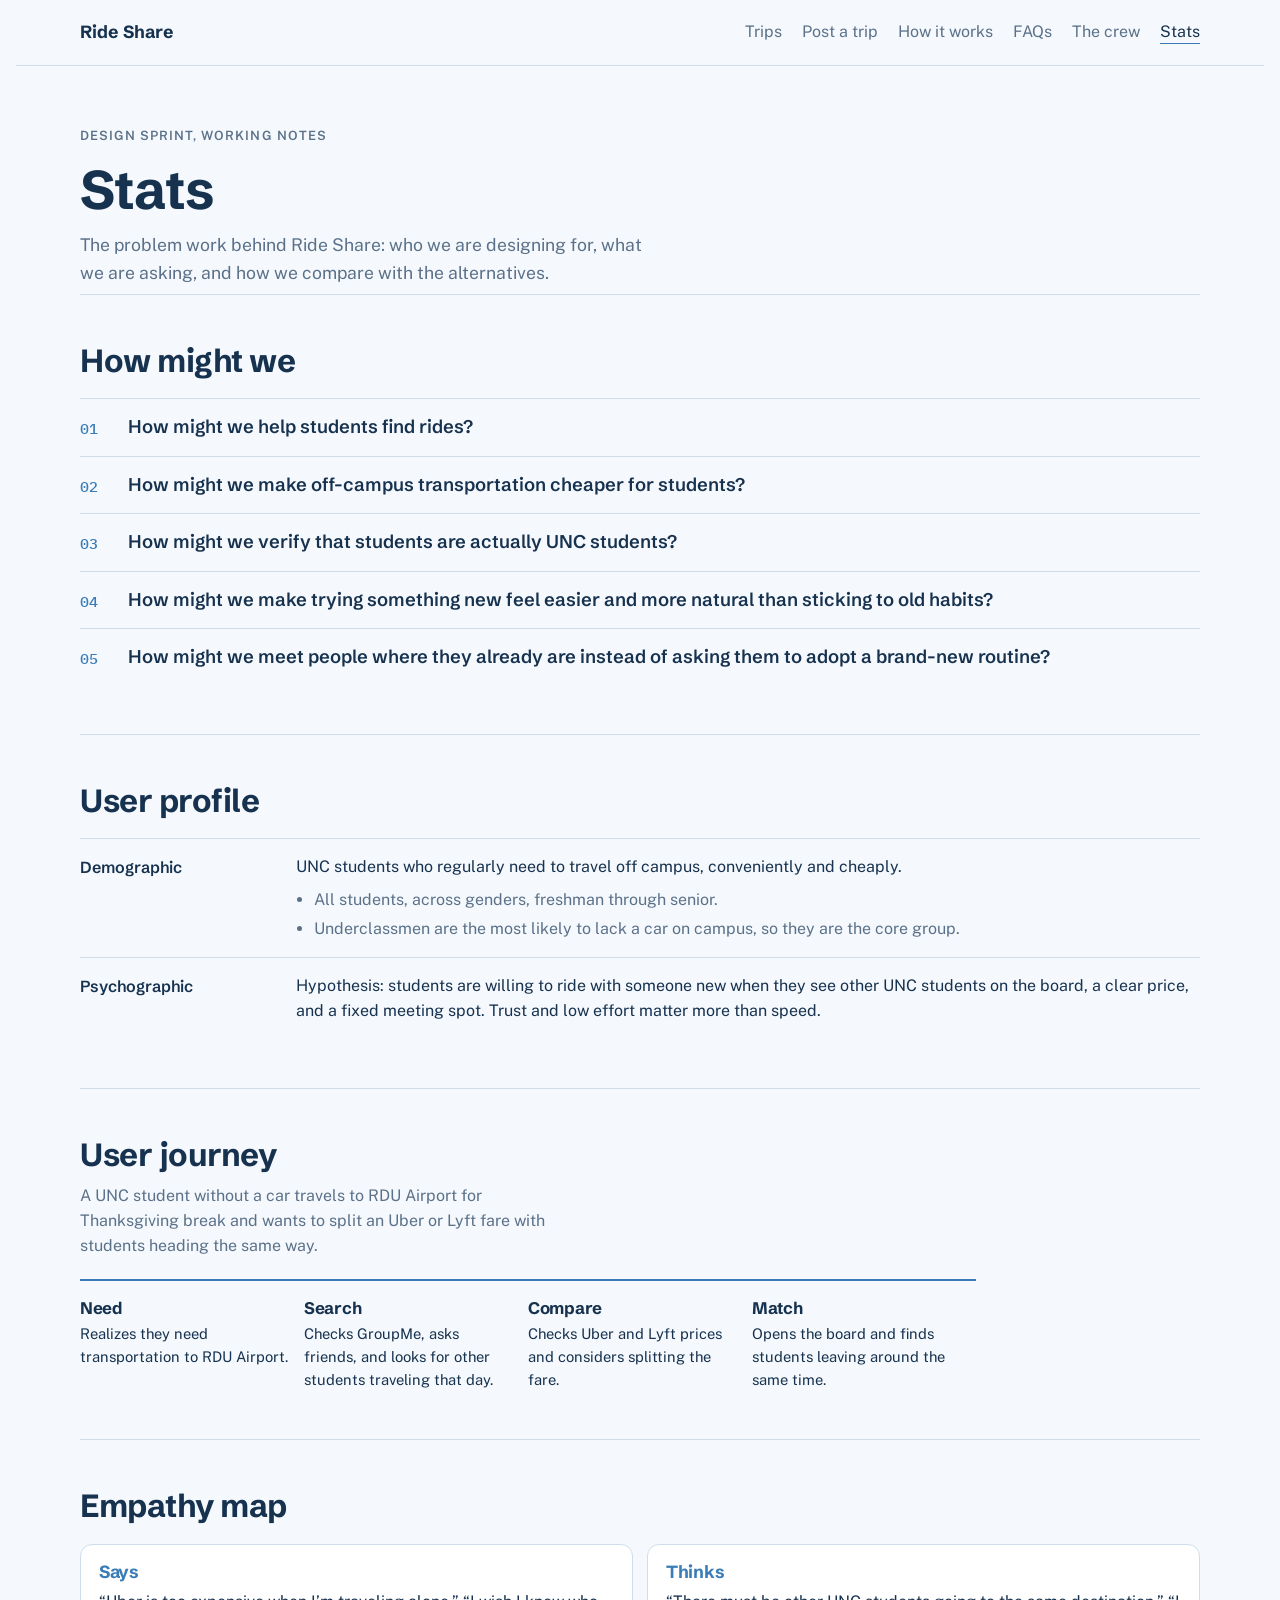
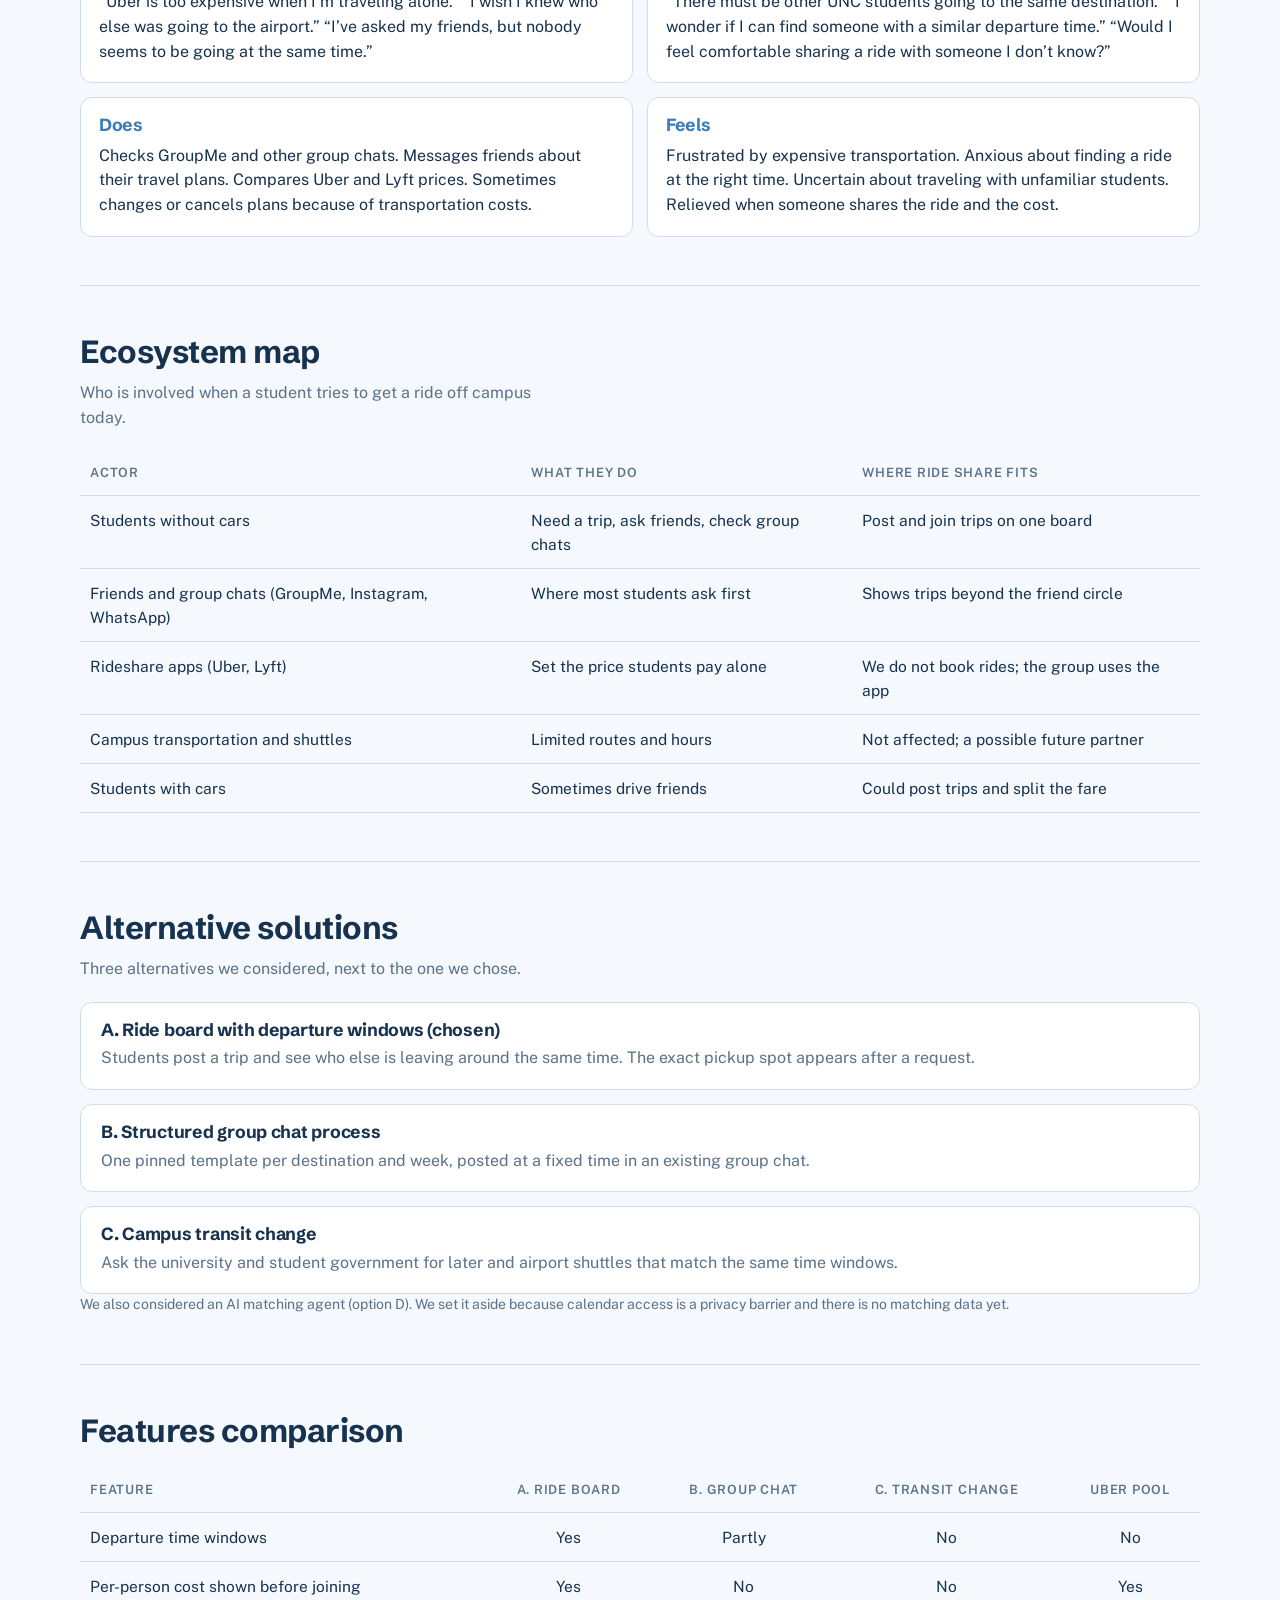
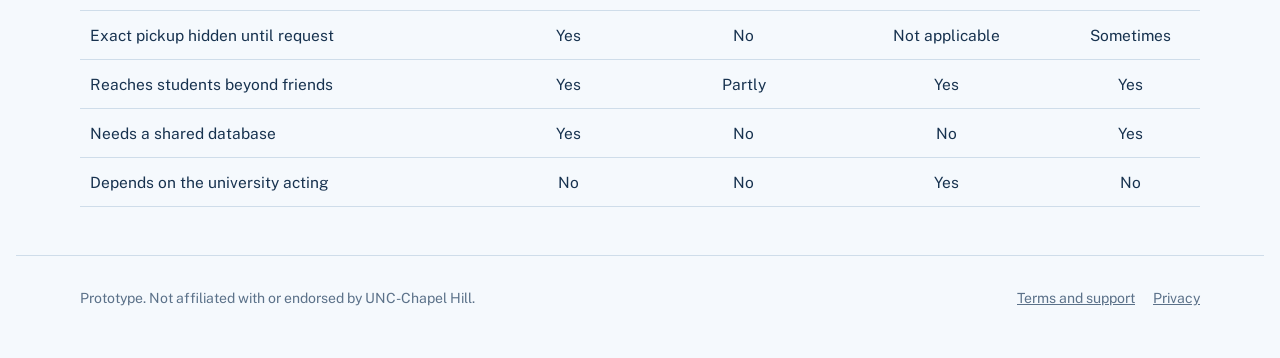
<file: stats.html>
<!doctype html>
<html lang="en">
<head>
  <meta charset="utf-8">
  <meta name="viewport" content="width=device-width, initial-scale=1, viewport-fit=cover">
  <meta name="claude:viewport-fit-sides" content="cover">
  <title>Stats | Ride Share</title>
  <link rel="stylesheet" href="https://fonts.googleapis.com/css2?family=IBM+Plex+Mono:wght@500&family=Public+Sans:wght@400;500;600&family=Schibsted+Grotesk:wght@600;700&display=swap">
  <link rel="stylesheet" href="styles.css">
</head>
<body>

<a class="skip" href="#main">Skip to content</a>

<header class="top">
  <div class="wrap bar">
    <a class="brand" href="index.html">Ride Share</a>
    <nav aria-label="Main">
      <a href="trips.html">Trips</a>
      <a href="post.html">Post a trip</a>
      <a href="how.html">How it works</a>
      <a href="faq.html">FAQs</a>
      <a href="founders.html">The crew</a>
      <a href="stats.html" aria-current="page">Stats</a>
    </nav>
  </div>
</header>

<main id="main">

  <section class="wrap page-head">
    <p class="eyebrow">Design sprint, working notes</p>
    <h1>Stats</h1>
    <p class="lede">The problem work behind Ride Share: who we are designing for, what we are asking, and how we compare with the alternatives.</p>
  </section>

  <section class="wrap band" aria-labelledby="hmw-title">
    <h2 id="hmw-title" class="sec-title">How might we</h2>
    <ol class="hmw">
      <li>How might we help students find rides?</li>
      <li>How might we make off-campus transportation cheaper for students?</li>
      <li>How might we verify that students are actually UNC students?</li>
      <li>How might we make trying something new feel easier and more natural than sticking to old habits?</li>
      <li>How might we meet people where they already are instead of asking them to adopt a brand-new routine?</li>
    </ol>
  </section>

  <section class="wrap band" aria-labelledby="profile-title">
    <h2 id="profile-title" class="sec-title">User profile</h2>
    <dl class="kv">
      <div>
        <dt>Demographic</dt>
        <dd>
          UNC students who regularly need to travel off campus, conveniently and cheaply.
          <ul>
            <li>All students, across genders, freshman through senior.</li>
            <li>Underclassmen are the most likely to lack a car on campus, so they are the core group.</li>
          </ul>
        </dd>
      </div>
      <div>
        <dt>Psychographic</dt>
        <dd>
          Hypothesis: students are willing to ride with someone new when they see other UNC students on the board, a clear price, and a fixed meeting spot. Trust and low effort matter more than speed.
        </dd>
      </div>
    </dl>
  </section>

  <section class="wrap band" aria-labelledby="journey-title">
    <h2 id="journey-title" class="sec-title">User journey</h2>
    <p class="lede-sm">A UNC student without a car travels to RDU Airport for Thanksgiving break and wants to split an Uber or Lyft fare with students heading the same way.</p>
    <ol class="journey">
      <li><h3>Need</h3><p>Realizes they need transportation to RDU Airport.</p></li>
      <li><h3>Search</h3><p>Checks GroupMe, asks friends, and looks for other students traveling that day.</p></li>
      <li><h3>Compare</h3><p>Checks Uber and Lyft prices and considers splitting the fare.</p></li>
      <li><h3>Match</h3><p>Opens the board and finds students leaving around the same time.</p></li>
    </ol>
  </section>

  <section class="wrap band" aria-labelledby="empathy-title">
    <h2 id="empathy-title" class="sec-title">Empathy map</h2>
    <div class="empathy">
      <div><h3>Says</h3><p>“Uber is too expensive when I’m traveling alone.” “I wish I knew who else was going to the airport.” “I’ve asked my friends, but nobody seems to be going at the same time.”</p></div>
      <div><h3>Thinks</h3><p>“There must be other UNC students going to the same destination.” “I wonder if I can find someone with a similar departure time.” “Would I feel comfortable sharing a ride with someone I don’t know?”</p></div>
      <div><h3>Does</h3><p>Checks GroupMe and other group chats. Messages friends about their travel plans. Compares Uber and Lyft prices. Sometimes changes or cancels plans because of transportation costs.</p></div>
      <div><h3>Feels</h3><p>Frustrated by expensive transportation. Anxious about finding a ride at the right time. Uncertain about traveling with unfamiliar students. Relieved when someone shares the ride and the cost.</p></div>
    </div>
  </section>

  <section class="wrap band" aria-labelledby="eco-title">
    <h2 id="eco-title" class="sec-title">Ecosystem map</h2>
    <p class="lede-sm">Who is involved when a student tries to get a ride off campus today.</p>
    <table class="data">
      <thead>
        <tr><th scope="col">Actor</th><th scope="col">What they do</th><th scope="col">Where Ride Share fits</th></tr>
      </thead>
      <tbody>
        <tr><td>Students without cars</td><td>Need a trip, ask friends, check group chats</td><td>Post and join trips on one board</td></tr>
        <tr><td>Friends and group chats (GroupMe, Instagram, WhatsApp)</td><td>Where most students ask first</td><td>Shows trips beyond the friend circle</td></tr>
        <tr><td>Rideshare apps (Uber, Lyft)</td><td>Set the price students pay alone</td><td>We do not book rides; the group uses the app</td></tr>
        <tr><td>Campus transportation and shuttles</td><td>Limited routes and hours</td><td>Not affected; a possible future partner</td></tr>
        <tr><td>Students with cars</td><td>Sometimes drive friends</td><td>Could post trips and split the fare</td></tr>
      </tbody>
    </table>
  </section>

  <section class="wrap band" aria-labelledby="alt-title">
    <h2 id="alt-title" class="sec-title">Alternative solutions</h2>
    <p class="lede-sm">Three alternatives we considered, next to the one we chose.</p>
    <ol class="alts">
      <li><h3>A. Ride board with departure windows (chosen)</h3><p>Students post a trip and see who else is leaving around the same time. The exact pickup spot appears after a request.</p></li>
      <li><h3>B. Structured group chat process</h3><p>One pinned template per destination and week, posted at a fixed time in an existing group chat.</p></li>
      <li><h3>C. Campus transit change</h3><p>Ask the university and student government for later and airport shuttles that match the same time windows.</p></li>
    </ol>
    <p class="fine">We also considered an AI matching agent (option D). We set it aside because calendar access is a privacy barrier and there is no matching data yet.</p>
  </section>

  <section class="wrap band" aria-labelledby="compare-title">
    <h2 id="compare-title" class="sec-title">Features comparison</h2>
    <table class="data compare">
      <thead>
        <tr><th scope="col">Feature</th><th scope="col">A. Ride board</th><th scope="col">B. Group chat</th><th scope="col">C. Transit change</th><th scope="col">Uber Pool</th></tr>
      </thead>
      <tbody>
        <tr><td>Departure time windows</td><td>Yes</td><td>Partly</td><td>No</td><td>No</td></tr>
        <tr><td>Per-person cost shown before joining</td><td>Yes</td><td>No</td><td>No</td><td>Yes</td></tr>
        <tr><td>Exact pickup hidden until request</td><td>Yes</td><td>No</td><td>Not applicable</td><td>Sometimes</td></tr>
        <tr><td>Reaches students beyond friends</td><td>Yes</td><td>Partly</td><td>Yes</td><td>Yes</td></tr>
        <tr><td>Needs a shared database</td><td>Yes</td><td>No</td><td>No</td><td>Yes</td></tr>
        <tr><td>Depends on the university acting</td><td>No</td><td>No</td><td>Yes</td><td>No</td></tr>
      </tbody>
    </table>
  </section>

</main>

<footer>
  <div class="wrap foot">
    <p>Prototype. Not affiliated with or endorsed by UNC-Chapel Hill.</p>
    <nav aria-label="Footer">
      <a href="faq.html#terms">Terms and support</a>
      <a href="faq.html#privacy">Privacy</a>
    </nav>
  </div>
</footer>

<script src="app.js"></script>
</body>
</html>
</file>
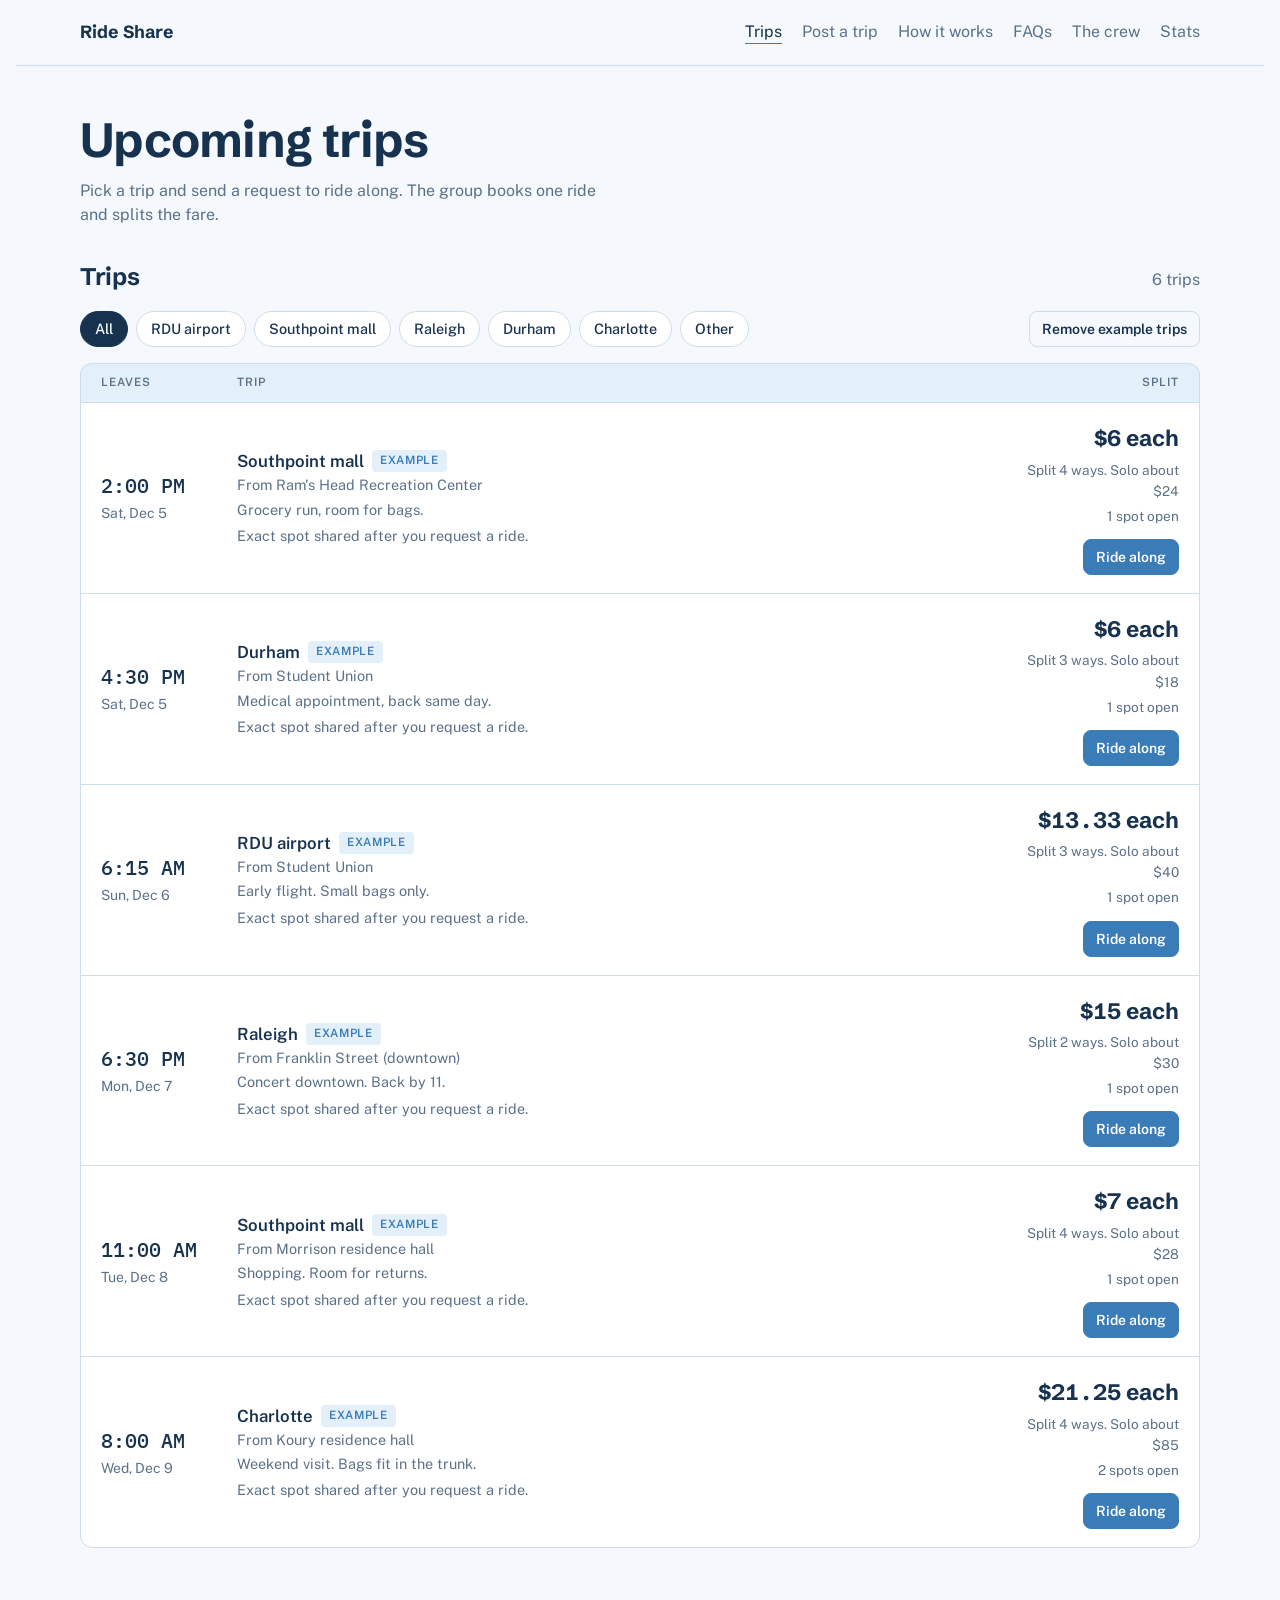
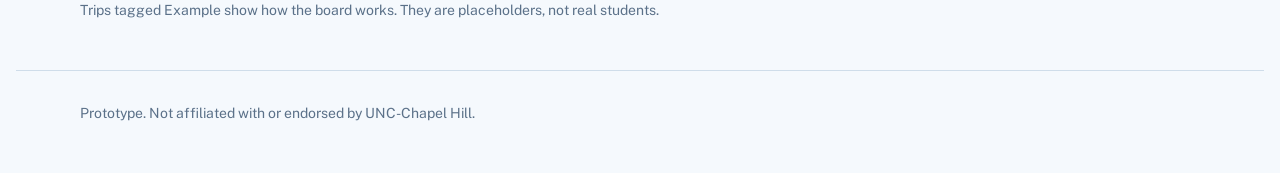
<file: trips.html>
<!doctype html>
<html lang="en">
<head>
  <meta charset="utf-8">
  <meta name="viewport" content="width=device-width, initial-scale=1, viewport-fit=cover">
  <title>Trips | Ride Share</title>
  <link rel="stylesheet" href="https://fonts.googleapis.com/css2?family=IBM+Plex+Mono:wght@500&family=Public+Sans:wght@400;500;600&family=Schibsted+Grotesk:wght@600;700&display=swap">
  <link rel="stylesheet" href="styles.css">
</head>
<body>

<a class="skip" href="#main">Skip to content</a>

<header class="top">
  <div class="wrap bar">
    <a class="brand" href="index.html">Ride Share</a>
    <nav aria-label="Main">
      <a href="trips.html" aria-current="page">Trips</a>
      <a href="post.html">Post a trip</a>
      <a href="how.html">How it works</a>
      <a href="faq.html">FAQs</a>
      <a href="founders.html">The crew</a>
      <a href="stats.html">Stats</a>
    </nav>
  </div>
</header>

<main id="main">
  <section class="wrap page-head">
    <h1 style="font-size:clamp(2rem,4.5vw,3rem)">Upcoming trips</h1>
    <p>Pick a trip and send a request to ride along. The group books one ride and splits the fare.</p>
  </section>

  <section class="wrap band" aria-labelledby="board-title" style="border-top:0; padding-top:28px">
    <div class="section-head">
      <h2 id="board-title" tabindex="-1" style="font-size:1.5rem">Trips</h2>
      <p id="board-count" class="muted" aria-live="polite"></p>
    </div>
    <div class="board-tools">
      <div class="chips" id="chips" role="group" aria-label="Filter by destination"></div>
      <button id="clear-examples" class="btn ghost small" type="button" hidden>Remove example trips</button>
    </div>
    <div class="cols" aria-hidden="true"><span>Leaves</span><span>Trip</span><span class="r">Split</span></div>
    <ul class="board" id="trip-list"></ul>
    <p id="board-status" class="status" role="status" style="margin-top:14px"></p>
    <p class="fine" style="margin-top:14px">Trips tagged Example show how the board works. They are placeholders, not real students.</p>
  </section>
</main>

<footer>
  <div class="wrap">Prototype. Not affiliated with or endorsed by UNC-Chapel Hill.</div>
</footer>

<dialog id="join" aria-labelledby="join-title">
  <form id="join-form" novalidate>
    <h2 id="join-title" style="font-size:1.4rem">Ride along</h2>
    <p class="muted" id="join-trip"></p>
    <div class="field">
      <label for="join-name">First name</label>
      <input type="text" id="join-name" autocomplete="given-name" maxlength="40">
      <p class="error" id="err-join-name" hidden></p>
    </div>
    <div class="field">
      <label for="join-email">UNC email</label>
      <input type="email" id="join-email" autocomplete="email" placeholder="you@unc.edu">
      <p class="error" id="err-join-email" hidden></p>
    </div>
    <div class="dialog-actions">
      <button class="btn ghost" type="button" id="join-cancel">Cancel</button>
      <button class="btn" type="submit">Send request</button>
    </div>
    <p id="join-status" class="status" role="status"></p>
  </form>
</dialog>

<script src="app.js"></script>
</body>
</html>
</file>
<file: styles.css>
/* Shared styles for every page. Palette: light only. Pale blue paper, mid Carolina-style blue accent, slate text. Type: grotesk display, plain body, mono for times. */
:root {
  --bg: #F5F9FD;
  --surface: #FFFFFF;
  --ink: #17324F;
  --muted: #5B7189;
  --line: #CFDDEA;
  --accent: #3A7CB8;
  --accent-ink: #FFFFFF;
  --tint: #E3F0FA;
  --danger: #C0392B;
  --font-display: "Schibsted Grotesk", "Helvetica Neue", Arial, sans-serif;
  --font-body: "Public Sans", "Helvetica Neue", Arial, sans-serif;
  --font-mono: "IBM Plex Mono", ui-monospace, Menlo, monospace;
  color-scheme: light;
}

body {
  margin: 0;
  background: var(--bg);
  color: var(--ink);
  font-family: var(--font-body);
  font-size: 16px;
  line-height: 1.55;
  padding-left: max(16px, env(safe-area-inset-left, 0px));
  padding-right: max(16px, env(safe-area-inset-right, 0px));
  min-height: 100vh;
  display: flex;
  flex-direction: column;
}
main { flex: 1; }
h1, h2, h3 { font-family: var(--font-display); line-height: 1.1; letter-spacing: -0.015em; text-wrap: balance; margin: 0; }
h1 { font-size: clamp(2.1rem, 5vw, 3.4rem); }
h2 { font-size: clamp(1.6rem, 3vw, 2.1rem); }
p { margin: 0; }
a { color: var(--accent); }
.wrap { max-width: 1120px; margin: 0 auto; width: 100%; box-sizing: border-box; }
.muted { color: var(--muted); }
.fine { color: var(--muted); font-size: 0.875rem; }
.skip { position: absolute; left: 16px; top: -48px; background: var(--accent); color: var(--accent-ink); padding: 8px 12px; z-index: 20; }
.skip:focus { top: 8px; }
:focus-visible { outline: 2px solid var(--accent); outline-offset: 3px; }

/* Header */
.top { position: sticky; top: env(safe-area-inset-top, 0px); z-index: 5; background: var(--bg); border-bottom: 1px solid var(--line); }
.bar { display: flex; flex-wrap: wrap; align-items: center; justify-content: space-between; gap: 12px 24px; padding-block: 14px; }
.brand { font-family: var(--font-display); font-weight: 700; font-size: 1.1rem; color: var(--ink); text-decoration: none; }
.top nav { display: flex; flex-wrap: wrap; gap: 4px 20px; }
.top nav a { color: var(--muted); text-decoration: none; padding-block: 6px; }
.top nav a:hover, .top nav a[aria-current="page"] { color: var(--ink); }
.top nav a[aria-current="page"] { text-decoration: underline; text-underline-offset: 6px; text-decoration-color: var(--accent); }

/* Buttons and fields */
.btn {
  display: inline-flex; align-items: center; justify-content: center;
  min-height: 44px; padding: 10px 18px;
  border: 1px solid var(--accent); border-radius: 8px;
  background: var(--accent); color: var(--accent-ink);
  font: 600 0.95rem/1 var(--font-body); text-decoration: none; cursor: pointer;
}
.btn.ghost { background: transparent; color: var(--ink); border-color: var(--line); }
.btn.small { min-height: 36px; padding: 6px 12px; font-size: 0.875rem; }
.btn:hover { filter: brightness(1.06); }
.field { display: grid; gap: 6px; }
.field label, .field legend { font-weight: 600; font-size: 0.95rem; }
.hint { color: var(--muted); font-size: 0.875rem; }
.error { color: var(--danger); font-size: 0.875rem; }
input, select, textarea {
  font: 400 1rem/1.4 var(--font-body); color: var(--ink);
  background: var(--surface); border: 1px solid var(--line); border-radius: 8px;
  min-height: 44px; padding: 8px 12px; width: 100%; box-sizing: border-box;
}
textarea { min-height: 88px; resize: vertical; }
input[aria-invalid="true"], select[aria-invalid="true"] { border-color: var(--danger); }
input[type="range"] { accent-color: var(--accent); min-height: 0; padding: 0; }
fieldset { border: 0; margin: 0; padding: 0; min-width: 0; }
.radios { display: flex; flex-wrap: wrap; gap: 8px; }
.radios label {
  display: inline-flex; align-items: center; gap: 8px; min-height: 44px; padding: 8px 14px;
  border: 1px solid var(--line); border-radius: 999px; background: var(--surface); cursor: pointer;
}
.radios input { width: auto; min-height: 0; accent-color: var(--accent); }
.status { min-height: 1.5em; color: var(--accent); font-weight: 600; }
.status a { color: var(--accent); }

/* Home */
.hero { display: grid; gap: 40px; align-items: center; padding-block: 56px 48px; grid-template-columns: 1.15fr 1fr; }
.eyebrow { font-size: 0.8rem; font-weight: 600; letter-spacing: 0.08em; text-transform: uppercase; color: var(--accent); margin-bottom: 14px; }
.lede { margin-top: 18px; font-size: 1.1rem; color: var(--muted); max-width: 36ch; }
.actions { display: flex; flex-wrap: wrap; gap: 10px; margin-top: 26px; }
.facts { display: flex; flex-wrap: wrap; gap: 8px 22px; margin: 22px 0 0; padding: 0; list-style: none; color: var(--muted); font-size: 0.9rem; }
.facts li { position: relative; padding-left: 16px; }
.facts li::before { content: ""; position: absolute; left: 0; top: 0.5em; width: 6px; height: 6px; border-radius: 999px; background: var(--accent); }
.calc {
  display: grid; gap: 16px; padding: 24px; background: var(--surface);
  border: 1px solid var(--line); border-radius: 12px;
}
.calc h2 { font-size: 1.3rem; }
.calc-row { display: flex; justify-content: space-between; align-items: baseline; gap: 12px; }
.mono { font-family: var(--font-mono); font-variant-numeric: tabular-nums; }
.calc-result { font-family: var(--font-display); font-size: 2.4rem; font-weight: 700; letter-spacing: -0.02em; font-variant-numeric: tabular-nums; }
.calc-result small { display: block; font: 400 0.95rem/1.4 var(--font-body); color: var(--muted); letter-spacing: 0; }
.preview { margin-top: 8px; }
.preview-head { display: flex; flex-wrap: wrap; justify-content: space-between; align-items: baseline; gap: 8px 16px; margin-bottom: 14px; }

/* Bands and sections */
.band { padding-block: 48px; border-top: 1px solid var(--line); }
.page-head { padding-block: 48px 8px; }
.page-head p { margin-top: 12px; color: var(--muted); max-width: 52ch; }
.section-head { display: flex; flex-wrap: wrap; justify-content: space-between; align-items: baseline; gap: 8px 16px; margin-bottom: 18px; }
.board-tools { display: flex; flex-wrap: wrap; justify-content: space-between; align-items: center; gap: 12px; margin-bottom: 16px; }
.chips { display: flex; flex-wrap: wrap; gap: 8px; }
.chip {
  min-height: 36px; padding: 6px 14px; border-radius: 999px; cursor: pointer;
  border: 1px solid var(--line); background: var(--surface); color: var(--ink); font: 500 0.9rem/1 var(--font-body);
}
.chip[aria-pressed="true"] { background: var(--ink); color: var(--bg); border-color: var(--ink); }

/* Trip board */
.cols {
  display: none; grid-template-columns: 120px minmax(0, 1fr) 170px; gap: 16px; padding: 10px 20px;
  font-size: 0.72rem; font-weight: 600; letter-spacing: 0.08em; text-transform: uppercase; color: var(--muted);
  background: var(--tint); border: 1px solid var(--line); border-bottom: 0; border-radius: 12px 12px 0 0;
}
.cols .r { text-align: right; }
.board { list-style: none; margin: 0; padding: 0; border: 1px solid var(--line); border-radius: 12px; background: var(--surface); overflow: hidden; }
.trip {
  display: grid; grid-template-columns: 120px minmax(0, 1fr) 170px; gap: 16px; align-items: center;
  padding: 18px 20px; border-top: 1px solid var(--line);
}
.trip:first-child { border-top: 0; }
.when { display: grid; gap: 2px; }
.when .time { font-family: var(--font-mono); font-size: 1.25rem; font-weight: 500; }
.when .date { color: var(--muted); font-size: 0.875rem; }
.dest { font-weight: 600; font-size: 1.05rem; display: flex; flex-wrap: wrap; align-items: center; gap: 8px; }
.from, .note { color: var(--muted); font-size: 0.9rem; overflow-wrap: anywhere; }
.note { margin-top: 2px; }
.meet { font-size: 0.9rem; font-weight: 600; color: var(--accent); overflow-wrap: anywhere; margin-top: 4px; }
.meet.muted { color: var(--muted); font-weight: 400; }
.tag {
  font-size: 0.72rem; font-weight: 600; letter-spacing: 0.06em; text-transform: uppercase;
  padding: 2px 8px; border-radius: 4px; background: var(--tint); color: var(--accent);
}
.side { display: grid; gap: 4px; justify-items: end; text-align: right; min-width: 0; }
.split { font-family: var(--font-display); font-size: 1.4rem; font-weight: 700; font-variant-numeric: tabular-nums; }
.sub, .spots { color: var(--muted); font-size: 0.85rem; }
.side .btn { margin-top: 8px; }
.empty { padding: 28px 20px; color: var(--muted); }

/* Post form */
.post-grid { display: grid; gap: 32px; grid-template-columns: 1fr 1.4fr; align-items: start; }
.post-grid > div:first-child p { margin-top: 12px; max-width: 34ch; }
#post-form { display: grid; gap: 20px; }
.two { display: grid; gap: 20px; grid-template-columns: 1fr 1fr; }

/* Dialog */
dialog {
  background: var(--surface); color: var(--ink); border: 1px solid var(--line); border-radius: 12px;
  width: min(440px, calc(100vw - 32px)); padding: 24px; box-sizing: border-box;
}
dialog::backdrop { background: rgb(0 0 0 / 0.45); }
dialog form { display: grid; gap: 18px; }
.dialog-actions { display: flex; flex-wrap: wrap; justify-content: flex-end; gap: 10px; }

/* How it works */
.steps { display: grid; gap: 14px; margin: 24px 0 0; padding: 0; list-style: none; counter-reset: step; }
.steps li { display: grid; grid-template-columns: 2.2rem 1fr; gap: 12px; align-items: start; }
.steps li::before {
  counter-increment: step; content: counter(step); font-family: var(--font-mono); font-weight: 500;
  width: 2.2rem; height: 2.2rem; display: grid; place-items: center; border-radius: 999px;
  background: var(--tint); color: var(--accent);
}
.limits { margin-top: 28px; display: grid; gap: 10px; padding: 20px; border: 1px solid var(--line); border-radius: 12px; background: var(--surface); }
.limits h3 { font-size: 1.1rem; }
.limits ul { margin: 0; padding-left: 1.1rem; display: grid; gap: 6px; color: var(--muted); }
.faq { display: grid; border-top: 1px solid var(--line); }
.faq details { border-bottom: 1px solid var(--line); padding-block: 16px; }
.faq summary { cursor: pointer; font-family: var(--font-display); font-weight: 600; font-size: 1.1rem; }
.faq details p { margin-top: 8px; color: var(--muted); max-width: 62ch; }

footer { padding-block: 32px 48px; border-top: 1px solid var(--line); color: var(--muted); font-size: 0.875rem; }

/* Desktop board layout */
@media (min-width: 641px) {
  .cols { display: grid; }
  .board { border-radius: 0 0 12px 12px; }
}
/* Tablet and phone */
@media (max-width: 860px) {
  .hero, .post-grid { grid-template-columns: 1fr; }
  .hero { padding-block: 40px 32px; }
  .two { grid-template-columns: 1fr; }
}
@media (max-width: 640px) {
  .trip { grid-template-columns: 1fr; gap: 10px; }
  .side { justify-items: start; text-align: left; }
  .side .btn { margin-top: 4px; }
  .when { grid-template-columns: auto 1fr; align-items: baseline; gap: 10px; }
  .when .date { font-size: 0.9rem; }
}

/* Page transitions (supported browsers animate between pages) */
@view-transition { navigation: auto; }
::view-transition-old(root), ::view-transition-new(root) { animation-duration: 0.35s; }

/* Buttons: small lift on hover */
.btn { transition: transform 0.15s ease, filter 0.15s ease; }
.btn:hover { transform: translateY(-1px); }
.btn:active { transform: translateY(1px); }

/* Scroll reveal */
.reveal { opacity: 0; transform: translateY(18px); transition: opacity 0.7s ease, transform 0.7s ease; }
.reveal.in { opacity: 1; transform: none; }

/* Hero art */
.hero-art svg { width: 100%; height: auto; display: block; }
.route-line { stroke-dasharray: 10 12; animation: route-dash 1.6s linear infinite; }
@keyframes route-dash { to { stroke-dashoffset: -22; } }
.pin-pop { transform-box: fill-box; transform-origin: center; animation: pin-bob 2.6s ease-in-out infinite; }
@keyframes pin-bob { 0%, 100% { transform: translateY(0); } 50% { transform: translateY(-6px); } }
.hero-sub { padding-top: 24px; grid-template-columns: 1fr 1fr; align-items: start; }

/* Destinations marquee */
.marquee { overflow: hidden; margin-top: 8px; padding-block: 14px; border-block: 1px solid var(--line); background: var(--tint); }
.marquee-track { display: flex; gap: 40px; width: max-content; animation: marquee-slide 32s linear infinite; }
.marquee-track span { font-family: var(--font-display); font-weight: 600; font-size: 1.2rem; color: var(--accent); white-space: nowrap; }
@keyframes marquee-slide { from { transform: translateX(0); } to { transform: translateX(-50%); } }

/* Stats */
.stats { display: grid; grid-template-columns: repeat(4, minmax(0, 1fr)); gap: 16px; margin-top: 24px; }
.stat { background: var(--surface); border: 1px solid var(--line); border-radius: 12px; padding: 20px; }
.stat p { color: var(--muted); margin-top: 6px; font-size: 0.95rem; }
.num { display: block; font-family: var(--font-display); font-size: 2.4rem; font-weight: 700; color: var(--accent); font-variant-numeric: tabular-nums; }

/* How it works cards */
.steps-cards { list-style: none; margin: 24px 0 0; padding: 0; display: grid; grid-template-columns: repeat(3, minmax(0, 1fr)); gap: 16px; }
.card { background: var(--surface); border: 1px solid var(--line); border-radius: 12px; padding: 22px; }
.card-num { display: inline-grid; place-items: center; width: 2.2rem; height: 2.2rem; border-radius: 999px; background: var(--accent); color: var(--accent-ink); font-family: var(--font-mono); }
.card h3 { font-size: 1.25rem; margin-top: 14px; }
.card p { color: var(--muted); margin-top: 8px; }

/* Pickup reveal */
.reveal-split { display: grid; gap: 32px; grid-template-columns: 1fr 1fr; align-items: center; }
.lede-sm { color: var(--muted); margin-top: 12px; max-width: 48ch; }
.reveal-split .btn { margin-top: 20px; }
.reveal-card { background: var(--surface); border: 1px solid var(--line); border-radius: 12px; padding: 24px; display: grid; gap: 8px; }
.reveal-card .dest { font-size: 1.3rem; }

/* Features */
.features { display: grid; grid-template-columns: repeat(3, minmax(0, 1fr)); gap: 16px; margin-top: 24px; }
.feature { background: var(--surface); border: 1px solid var(--line); border-radius: 12px; padding: 22px; }
.icon { display: inline-grid; place-items: center; width: 44px; height: 44px; border-radius: 12px; background: var(--tint); color: var(--accent); }
.icon svg { width: 24px; height: 24px; }
.feature h3 { font-size: 1.2rem; margin-top: 14px; }
.feature p { color: var(--muted); margin-top: 8px; }

/* Persona */
.persona { display: grid; grid-template-columns: 96px 1fr; gap: 24px; align-items: center; background: var(--tint); border-radius: 16px; padding: 28px; }
.avatar { width: 96px; height: 96px; border-radius: 999px; background: var(--accent); color: var(--accent-ink); display: grid; place-items: center; font-family: var(--font-display); font-size: 2.4rem; font-weight: 700; }
.persona h2 { margin-top: 8px; }

/* Timeline */
.timeline { display: grid; grid-template-columns: repeat(3, minmax(0, 1fr)); gap: 20px; margin-top: 24px; }
.milestone { border-top: 2px solid var(--line); padding-top: 20px; position: relative; }
.dot { position: absolute; top: -7px; left: 0; width: 12px; height: 12px; border-radius: 999px; background: var(--line); }
.dot.done { background: var(--accent); }
.milestone h3 { font-size: 1.2rem; margin-top: 8px; }
.milestone p { color: var(--muted); margin-top: 6px; }

/* Team */
.team { display: grid; grid-template-columns: repeat(3, minmax(0, 1fr)); gap: 16px; margin-top: 24px; }
.member { background: var(--surface); border: 1px solid var(--line); border-radius: 12px; padding: 22px; }
.member .avatar { width: 64px; height: 64px; font-size: 1.6rem; margin-bottom: 12px; }
.member h3 { font-size: 1.15rem; }
.member p { margin-top: 4px; }

/* Closing band */
.cta-band { margin-block: 48px; padding: 48px 32px; background: var(--accent); color: var(--accent-ink); border-radius: 20px; text-align: center; }
.cta-band h2 { color: inherit; }
.cta-band p { margin-top: 10px; opacity: 0.92; }
.cta-band .actions { justify-content: center; }
.cta-band .btn { background: var(--accent-ink); color: var(--accent); border-color: var(--accent-ink); }
.cta-band .btn.ghost { background: transparent; color: var(--accent-ink); border-color: var(--accent-ink); }

/* Footer */
.foot { display: flex; flex-wrap: wrap; justify-content: space-between; gap: 12px 24px; }
.foot nav { display: flex; flex-wrap: wrap; gap: 6px 18px; }
.foot a { color: var(--muted); }

/* Plain pages: home, how it works, founders */
.sr-only { position: absolute; width: 1px; height: 1px; overflow: hidden; clip: rect(0 0 0 0); white-space: nowrap; }
.home-hero { padding-block: 64px 36px; max-width: 760px; }
.home-hero h1 { font-size: clamp(2.2rem, 5vw, 3.4rem); margin-top: 6px; }
.home-hero-split { max-width: 1120px; display: grid; grid-template-columns: 1.05fr 1fr; gap: 40px; align-items: center; }
.home-hero-split .hero-art svg { width: 100%; height: auto; display: block; }
.home-hero-split .lede { max-width: 40ch; }
@media (max-width: 860px) { .home-hero-split { grid-template-columns: 1fr; } }
.home-hero .lede { max-width: 52ch; }
.home-hero .fine { margin-top: 18px; }
.example { padding-bottom: 8px; }
.route-fig { margin: 0; border: 1px solid var(--line); border-radius: 12px; background: var(--surface); padding: 20px 20px 16px; }
.route-fig svg { width: 100%; height: auto; display: block; }
.route-fig figcaption { color: var(--muted); margin-top: 8px; font-size: 0.95rem; }
.split-row { display: grid; grid-template-columns: 1.4fr 1fr; gap: 32px; align-items: start; padding-block: 40px; border-top: 1px solid var(--line); }
.index-links { display: grid; gap: 0; border-top: 1px solid var(--line); margin-top: 24px; padding-block: 0 56px; }
.index-links a { display: grid; grid-template-columns: 220px 1fr; gap: 16px; padding-block: 18px; border-bottom: 1px solid var(--line); text-decoration: none; color: var(--muted); }
.index-links a span { color: var(--ink); font-family: var(--font-display); font-weight: 600; font-size: 1.1rem; }
.index-links a:hover span { color: var(--accent); }
.sec-title { font-size: clamp(1.5rem, 3vw, 2rem); }
.steps-plain { list-style: none; margin: 24px 0 0; padding: 0; counter-reset: step; max-width: 720px; }
.steps-plain li { counter-increment: step; display: grid; grid-template-columns: 56px 1fr; gap: 0 16px; padding-block: 20px; border-top: 1px solid var(--line); }
.steps-plain li::before { content: "0" counter(step); font-family: var(--font-mono); color: var(--accent); font-size: 1.1rem; padding-top: 2px; }
.steps-plain h3 { font-size: 1.2rem; }
.steps-plain p { color: var(--muted); margin-top: 6px; grid-column: 2; }
.steps-plain h3 { grid-column: 2; }
table.data { width: 100%; border-collapse: collapse; margin-top: 20px; font-size: 0.97rem; }
table.data th, table.data td { text-align: left; padding: 12px 10px; border-bottom: 1px solid var(--line); vertical-align: top; }
table.data th { font-size: 0.8rem; text-transform: uppercase; letter-spacing: 0.06em; color: var(--muted); font-weight: 600; }
table.data .r { text-align: right; white-space: nowrap; }
.bars { list-style: none; margin: 24px 0 0; padding: 0; display: grid; gap: 18px; }
.bars li { display: grid; grid-template-columns: minmax(0, 2fr) minmax(0, 3fr) 64px; gap: 8px 16px; align-items: center; }
.bar-label { font-size: 0.97rem; }
.bar-label small { display: block; color: var(--muted); font-size: 0.82rem; margin-top: 2px; }
.bar-track { height: 14px; border-radius: 999px; background: var(--tint); overflow: hidden; display: block; }
.bar-fill { display: block; height: 100%; width: var(--w); border-radius: 999px; background: linear-gradient(90deg, #7BAFD4, var(--accent)); transform-origin: left; animation: bar-grow 1.1s cubic-bezier(.2,.7,.2,1) both; }
@keyframes bar-grow { from { transform: scaleX(0); } to { transform: scaleX(1); } }
.bar-val { text-align: right; font-weight: 600; color: var(--accent); }
@media (max-width: 640px) { .bars li { grid-template-columns: 1fr 52px; } .bar-label { grid-column: 1 / -1; } .bar-track { grid-column: 1; } .bar-val { grid-column: 2; grid-row: 2; } }
@media (prefers-reduced-motion: reduce) { .bar-fill { animation: none; } }
.status-list { list-style: none; margin: 16px 0 0; padding: 0; display: grid; gap: 10px; }
.status-list li { display: flex; gap: 12px; align-items: baseline; }
.state { font-size: 0.75rem; font-weight: 600; text-transform: uppercase; letter-spacing: 0.06em; padding: 3px 8px; border-radius: 4px; background: var(--tint); color: var(--muted); white-space: nowrap; }
.state.done { background: var(--accent); color: var(--accent-ink); }
.founder { display: grid; grid-template-columns: 240px 1fr; gap: 32px; align-items: start; }
.founder-id .avatar { width: 80px; height: 80px; font-size: 2rem; margin-bottom: 12px; }
.founder-id h2 { font-size: 1.4rem; }
.founder-id p { margin-top: 4px; }
.ride-profile { margin: 0; display: grid; gap: 0; }
.ride-profile > div { display: grid; grid-template-columns: 200px 1fr; gap: 16px; padding-block: 12px; border-bottom: 1px solid var(--line); }
.ride-profile dt { color: var(--muted); font-size: 0.9rem; }
.ride-profile dd { margin: 0; }
.ride-profile .fill { color: var(--muted); font-style: italic; }
.closing { text-align: left; }
.closing .actions { margin-top: 20px; }
.portrait { margin: 0; max-width: 300px; }
.portrait img { width: 100%; height: auto; aspect-ratio: 3 / 4; object-fit: cover; border-radius: 14px; display: block; }
.portrait-initial { aspect-ratio: 3 / 4; border-radius: 14px; background: var(--accent); color: var(--accent-ink); display: grid; place-items: center; font-family: var(--font-display); font-size: 5rem; font-weight: 700; }
.portrait-initial span { line-height: 1; }
.story { min-width: 0; }
.story h2 { font-size: clamp(1.6rem, 3vw, 2rem); }
.story .meta { color: var(--muted); margin-top: 6px; }
.story blockquote { margin: 22px 0 0; font-family: var(--font-display); font-size: 1.2rem; line-height: 1.45; border-left: 3px solid var(--accent); padding-left: 18px; color: var(--ink); max-width: 56ch; }
.story blockquote.fill { color: var(--muted); font-style: italic; }

/* Stats page */
.hmw { margin: 20px 0 0; padding: 0; list-style: none; counter-reset: hmw; display: grid; gap: 0; }
.hmw li { counter-increment: hmw; display: grid; grid-template-columns: 48px 1fr; padding-block: 14px; border-top: 1px solid var(--line); font-family: var(--font-display); font-size: 1.15rem; font-weight: 600; }
.hmw li::before { content: counter(hmw, decimal-leading-zero); font-family: var(--font-mono); color: var(--accent); font-size: 0.95rem; font-weight: 500; padding-top: 4px; }
.kv { margin: 20px 0 0; display: grid; gap: 0; }
.kv > div { display: grid; grid-template-columns: 200px 1fr; gap: 16px; padding-block: 16px; border-top: 1px solid var(--line); }
.kv dt { font-family: var(--font-display); font-weight: 600; }
.kv dd { margin: 0; }
.kv ul { margin: 8px 0 0; padding-left: 1.1rem; color: var(--muted); display: grid; gap: 4px; }
.journey { list-style: none; margin: 20px 0 0; padding: 0; display: grid; grid-template-columns: repeat(5, minmax(0, 1fr)); gap: 0; counter-reset: jr; }
.journey li { position: relative; padding: 18px 14px 0 0; border-top: 2px solid var(--accent); }
.journey h3 { font-size: 1.05rem; }
.journey p { margin-top: 6px; font-size: 0.92rem; }
.empathy { display: grid; grid-template-columns: repeat(2, minmax(0, 1fr)); gap: 14px; margin-top: 20px; }
.empathy > div { background: var(--surface); border: 1px solid var(--line); border-radius: 12px; padding: 18px; }
.empathy h3 { font-size: 1.1rem; color: var(--accent); }
.empathy p { margin-top: 8px; }
.alts { list-style: none; margin: 20px 0 0; padding: 0; display: grid; gap: 14px; }
.alts li { background: var(--surface); border: 1px solid var(--line); border-radius: 12px; padding: 18px 20px; }
.alts h3 { font-size: 1.1rem; }
.alts p { color: var(--muted); margin-top: 6px; }
table.compare th, table.compare td { text-align: center; }
table.compare th:first-child, table.compare td:first-child { text-align: left; }
@media (max-width: 860px) { .journey { grid-template-columns: 1fr; } .empathy { grid-template-columns: 1fr; } }
@media (max-width: 640px) { .kv > div { grid-template-columns: 1fr; gap: 6px; } table.data { font-size: 0.88rem; } }

/* Tablet and phone for the new sections */
@media (max-width: 860px) {
  .hero-sub, .reveal-split { grid-template-columns: 1fr; }
  .stats { grid-template-columns: 1fr 1fr; }
  .steps-cards, .features, .timeline, .team { grid-template-columns: 1fr; }
  .persona { grid-template-columns: 1fr; text-align: left; }
  .split-row, .founder { grid-template-columns: 1fr; gap: 20px; }
  .index-links a { grid-template-columns: 1fr; gap: 4px; }
  .ride-profile > div { grid-template-columns: 1fr; gap: 2px; }
}
@media (max-width: 640px) {
  .stats { grid-template-columns: 1fr 1fr; gap: 10px; }
  .num { font-size: 1.9rem; }
  .cta-band { padding: 36px 20px; }
}

@media (prefers-reduced-motion: reduce) {
  * { transition: none !important; scroll-behavior: auto !important; animation: none !important; }
  .reveal { opacity: 1; transform: none; }
}
</file>
